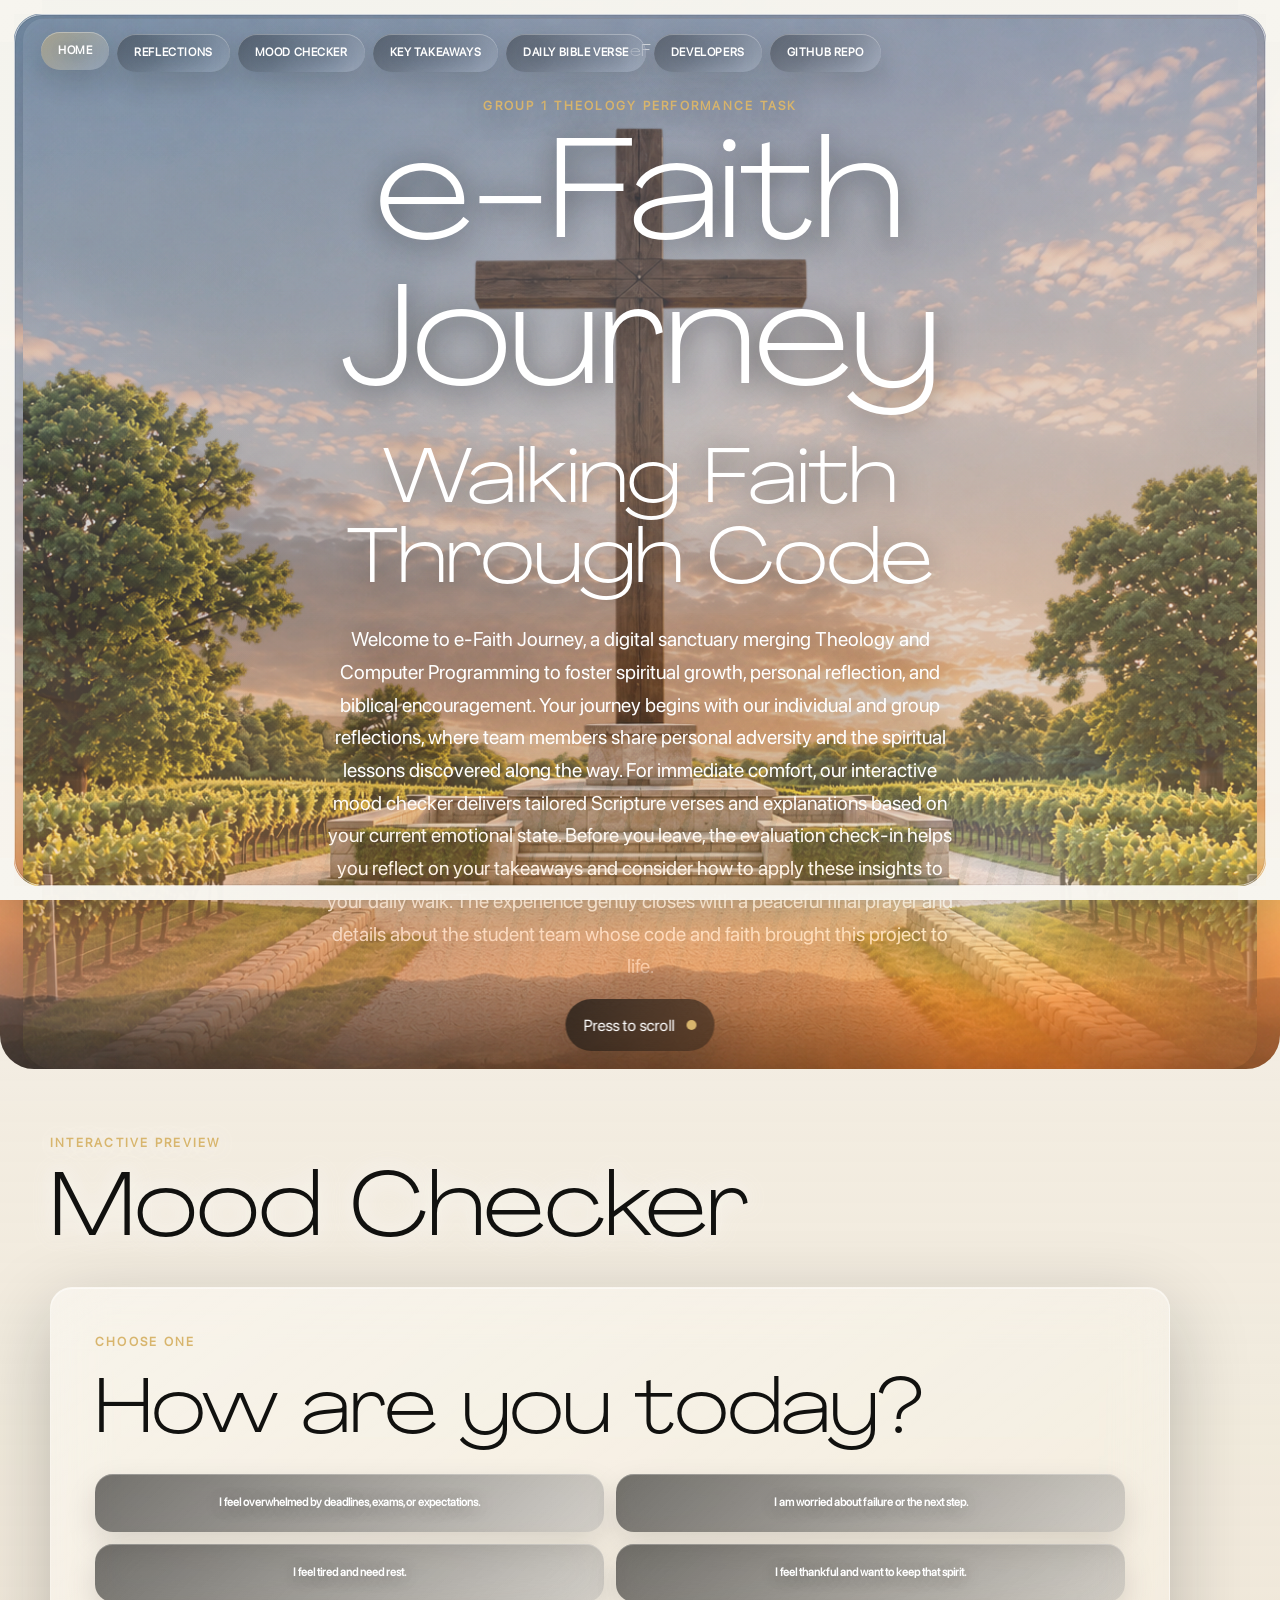
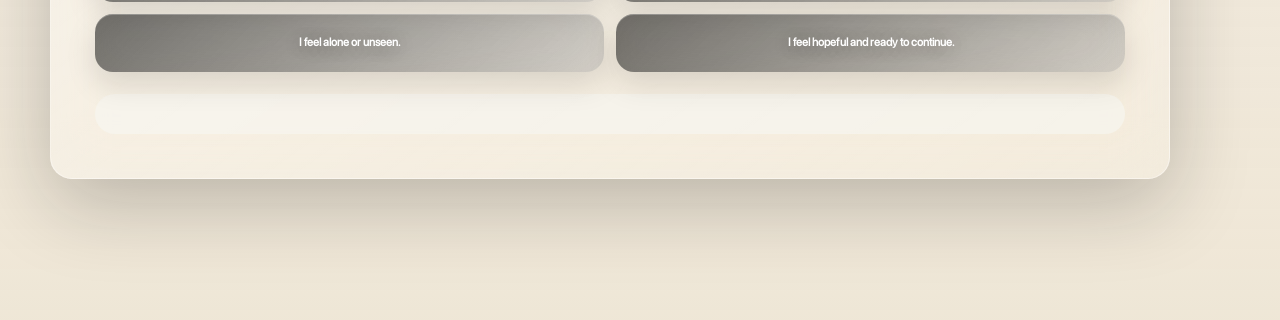
<file: index.html>
<!DOCTYPE html>
<html lang="en">
<head>
    <meta charset="UTF-8">
    <meta name="viewport" content="width=device-width, initial-scale=1.0">
    <title>e-Faith Journey | Home</title>
    <link rel="stylesheet" href="src/css/base.css?v=20260903ae">
    <link rel="stylesheet" href="src/css/components.css?v=20260903ae">
    <link rel="stylesheet" href="src/css/pages.css?v=20260903ae">
</head>
<body data-page="home">
    <div class="page-transition" aria-hidden="true"></div>

    <main>
        <section class="hero home-hero" id="top">
            <div class="hero-card-shell">
                <div class="hero-chrome">
                    <button class="menu-toggle" type="button" aria-label="Open navigation" aria-controls="site-menu" aria-expanded="false">
                        <span></span>
                        <span></span>
                        <span></span>
                    </button>
                    <nav class="toc glass-stack" id="site-menu" data-site-menu aria-label="Table of contents">
                        <a href="index.html" aria-current="page">HOME</a>
                        <a href="reflections.html">REFLECTIONS</a>
                        <a href="mood-checker.html">MOOD CHECKER</a>
                        <a href="key-takeaways.html">KEY TAKEAWAYS</a>
                        <a href="daily-verse.html">DAILY BIBLE VERSE</a>
                        <a href="developers.html">DEVELOPERS</a>
                        <a href="https://github.com/sebidc/efaith-journey" target="_blank" rel="noopener">GITHUB REPO</a>
                    </nav>
                    <span class="hero-monogram" aria-hidden="true">eF</span>
                </div>
                <div class="hero-scene">
                    <img class="hero-cross" src="assets/images/vineyard-cross.jpg" alt="" aria-hidden="true">
                    <div class="hero-scene-copy">
                        <p class="kicker">Group 1 Theology Performance Task</p>
                        <div data-md="content/home.md" data-md-select="title"></div>
                        <div class="hero-copy" data-md="content/home.md" data-md-select="intro"></div>
                    </div>
                </div>
            </div>
            <a class="scroll-indicator" href="#mood-preview" aria-label="Scroll to Mood Checker preview">
                <span>Press to scroll</span>
                <span class="scroll-dot" aria-hidden="true"></span>
            </a>
        </section>

        <section class="section-grid" id="mood-preview">
            <div class="section-heading">
                <p class="kicker">Interactive Preview</p>
                <h2>Mood Checker</h2>
            </div>
            <div class="glass-panel wide">
                <div class="mood-shell compact" data-mood-preview></div>
            </div>
        </section>
    </main>

    <script src="src/js/content.js?v=20260903ae"></script>
    <script src="src/js/interactions.js?v=20260903ae"></script>
    <script src="src/js/mood.js?v=20260903ae"></script>
</body>
</html>
</file>
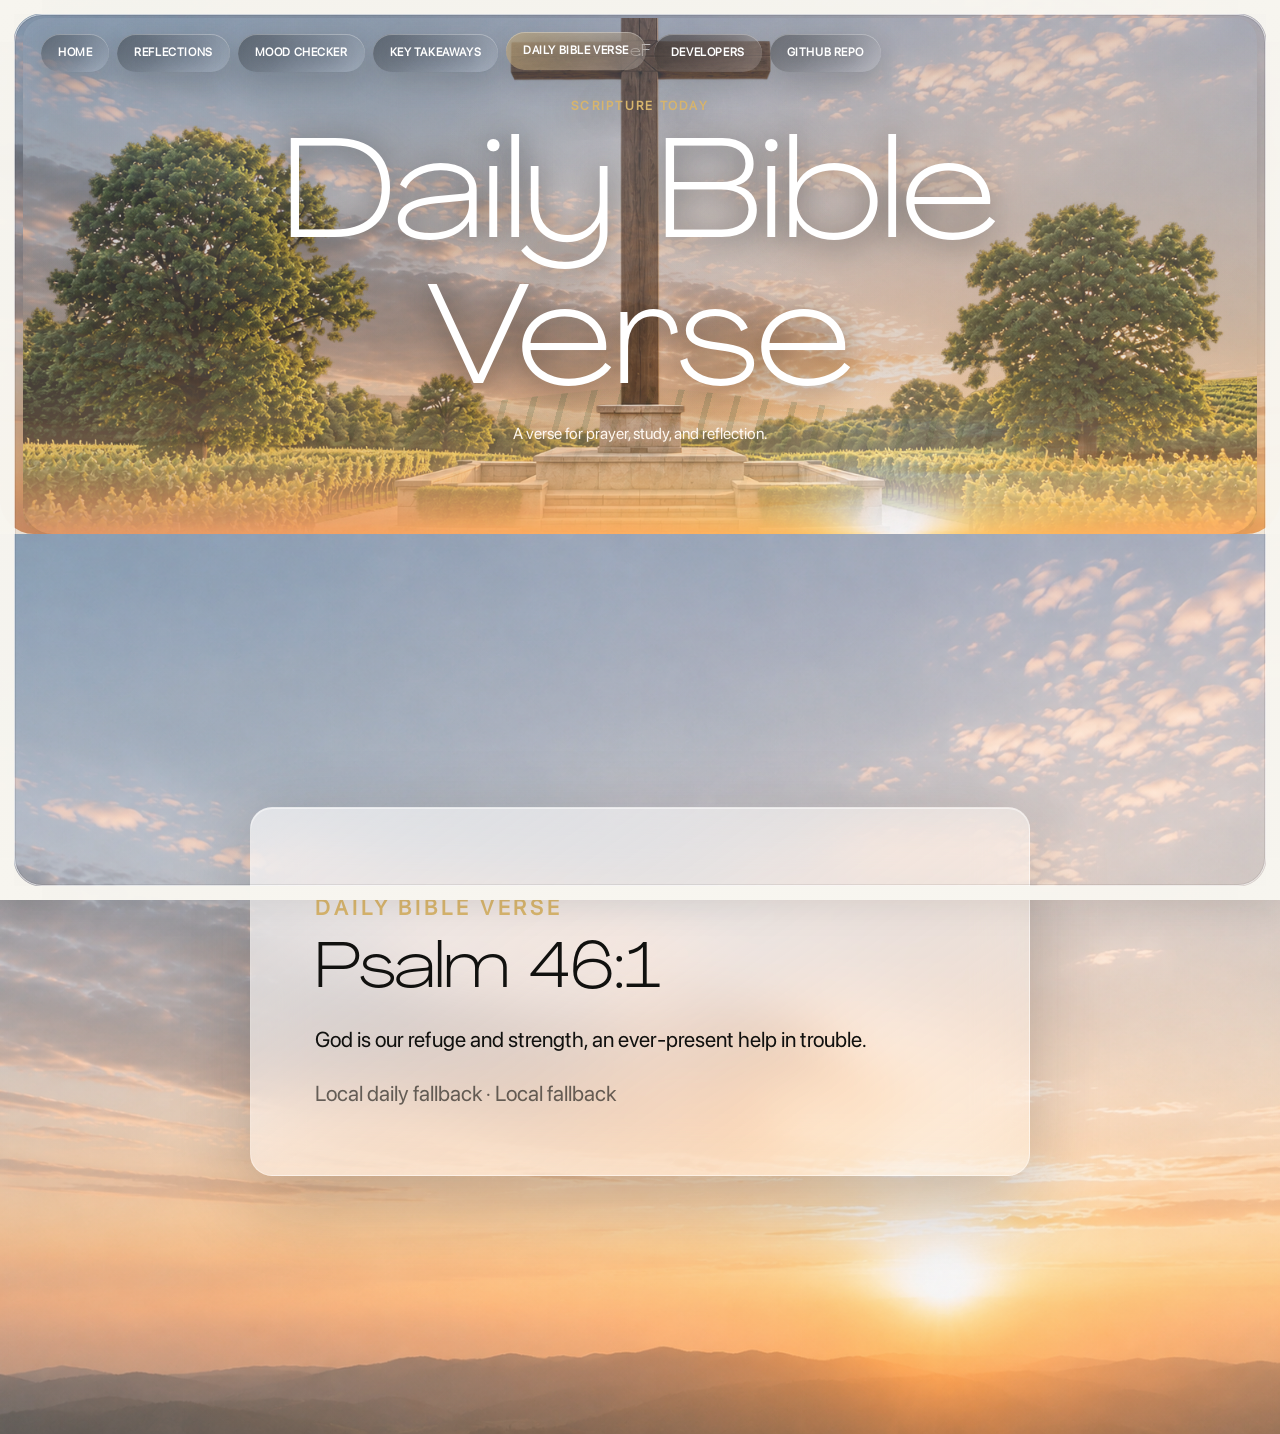
<file: daily-verse.html>
<!DOCTYPE html>
<html lang="en">
<head>
    <meta charset="UTF-8">
    <meta name="viewport" content="width=device-width, initial-scale=1.0">
    <title>e-Faith Journey | Daily Bible Verse</title>
    <link rel="stylesheet" href="src/css/base.css?v=20260903ae">
    <link rel="stylesheet" href="src/css/components.css?v=20260903ae">
    <link rel="stylesheet" href="src/css/pages.css?v=20260903ae">
</head>
<body data-page="verse">
    <div class="page-transition" aria-hidden="true"></div>

    <main>
        <section class="hero home-hero shared-header">
            <div class="hero-card-shell">
                <div class="hero-chrome">
                    <button class="menu-toggle" type="button" aria-label="Open navigation" aria-controls="site-menu" aria-expanded="false">
                        <span></span>
                        <span></span>
                        <span></span>
                    </button>
                    <nav class="toc glass-stack" id="site-menu" data-site-menu aria-label="Table of contents">
                        <a href="index.html">HOME</a>
                        <a href="reflections.html">REFLECTIONS</a>
                        <a href="mood-checker.html">MOOD CHECKER</a>
                        <a href="key-takeaways.html">KEY TAKEAWAYS</a>
                        <a href="daily-verse.html" aria-current="page">DAILY BIBLE VERSE</a>
                        <a href="developers.html">DEVELOPERS</a>
                        <a href="https://github.com/sebidc/efaith-journey" target="_blank" rel="noopener">GITHUB REPO</a>
                    </nav>
                    <span class="hero-monogram" aria-hidden="true">eF</span>
                </div>
                <div class="hero-scene">
                    <img class="hero-cross" src="assets/images/vineyard-cross.jpg" alt="" aria-hidden="true">
                    <div class="hero-scene-copy">
                        <p class="kicker">Scripture Today</p>
                        <h1>Daily Bible Verse</h1>
                        <p>A verse for prayer, study, and reflection.</p>
                    </div>
                </div>
            </div>
        </section>
        <section class="verse-hero">
            <div class="verse-card glass-panel" data-daily-verse>
                <p class="kicker">Daily Bible Verse</p>
                <h1>Loading today's verse...</h1>
                <p>Preparing a verse for reflection.</p>
            </div>
        </section>
    </main>

    <script src="src/js/content.js?v=20260903ae"></script>
    <script src="src/js/interactions.js?v=20260903ae"></script>
    <script src="src/js/daily-verse.js?v=20260903ae"></script>
</body>
</html>
</file>
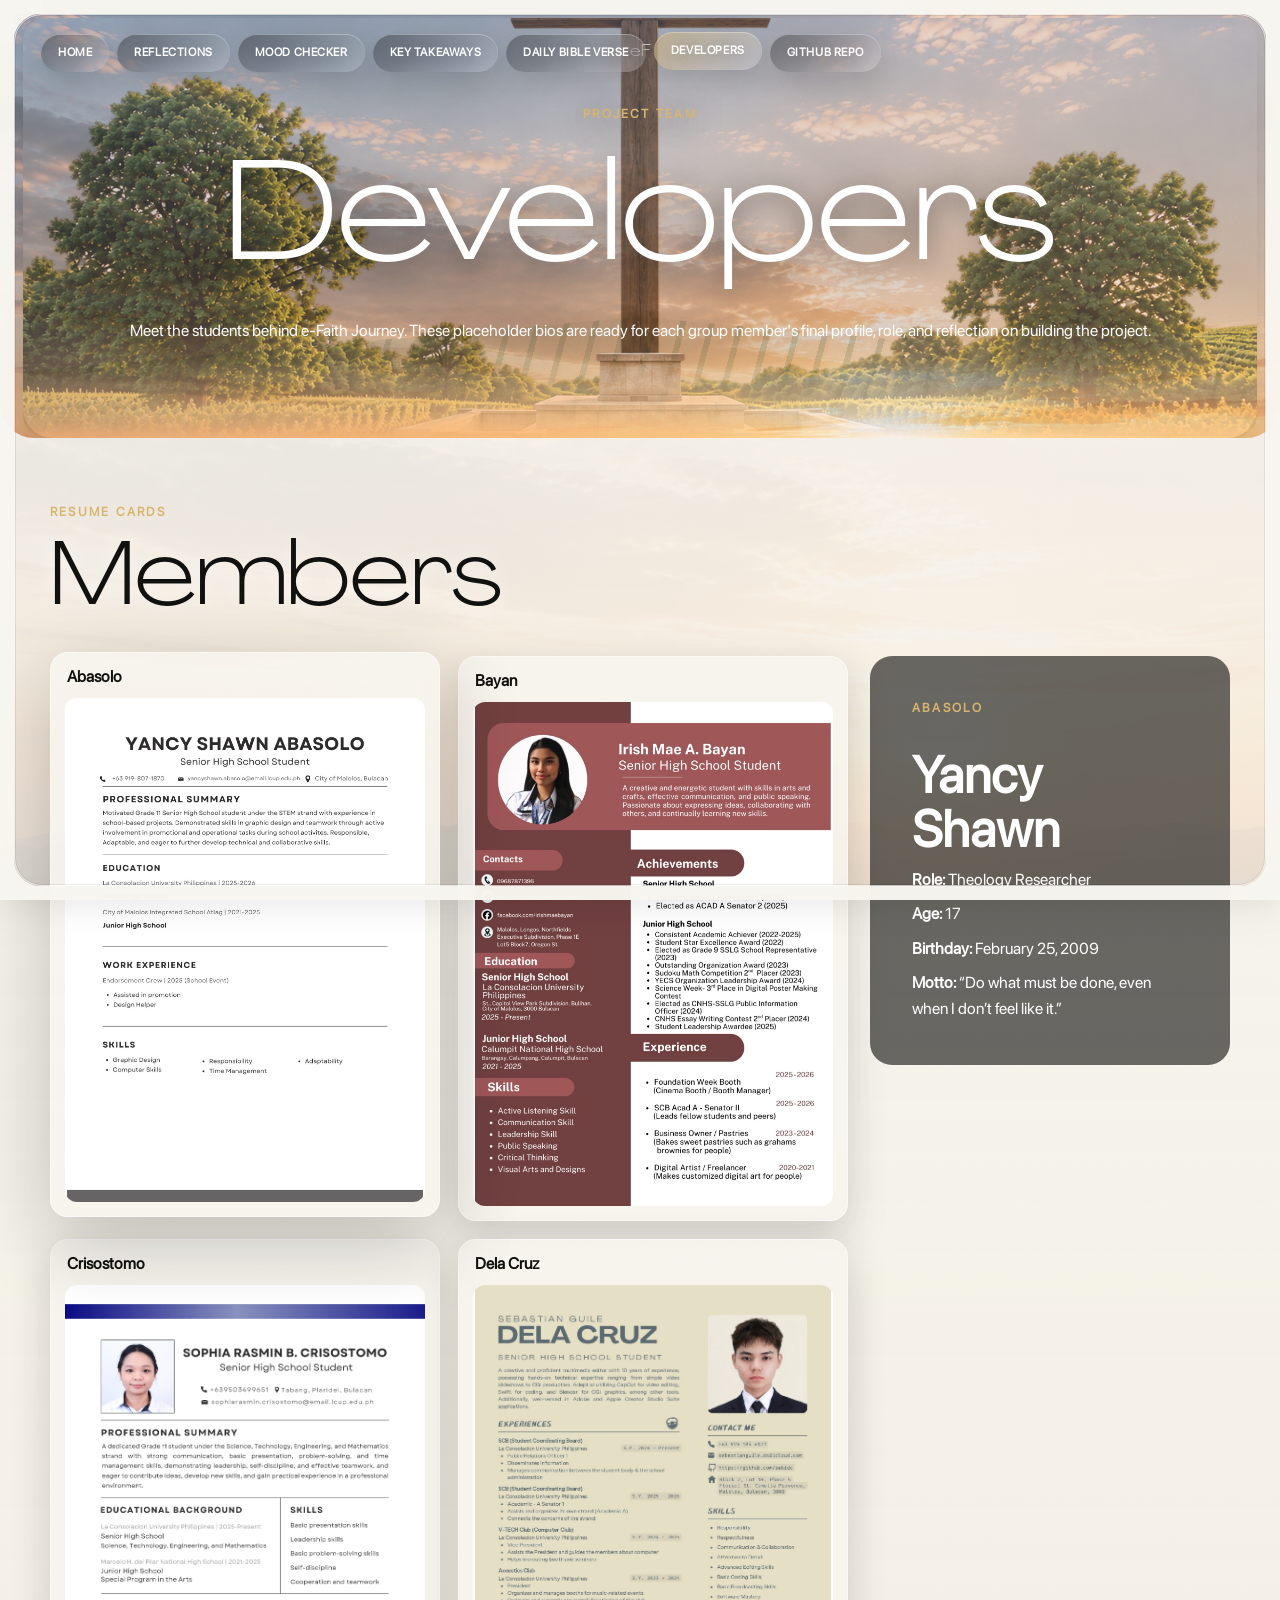
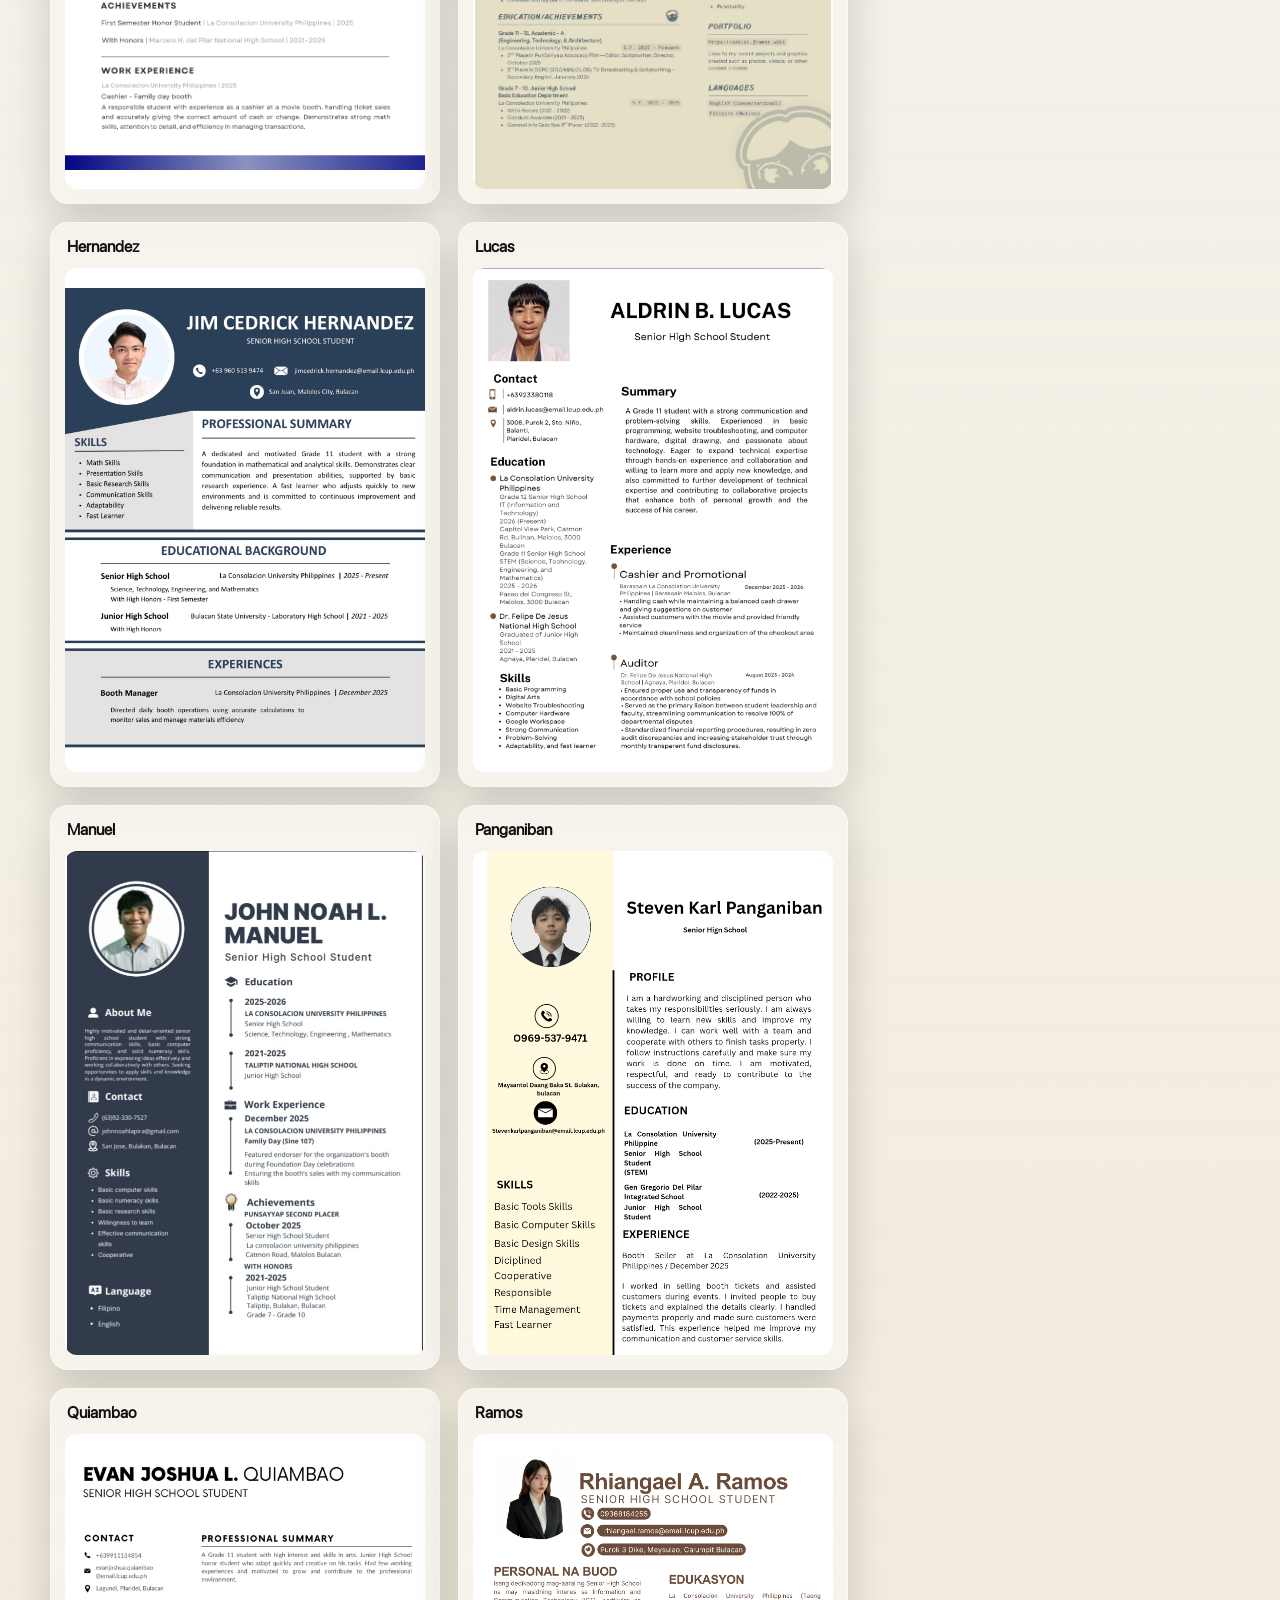
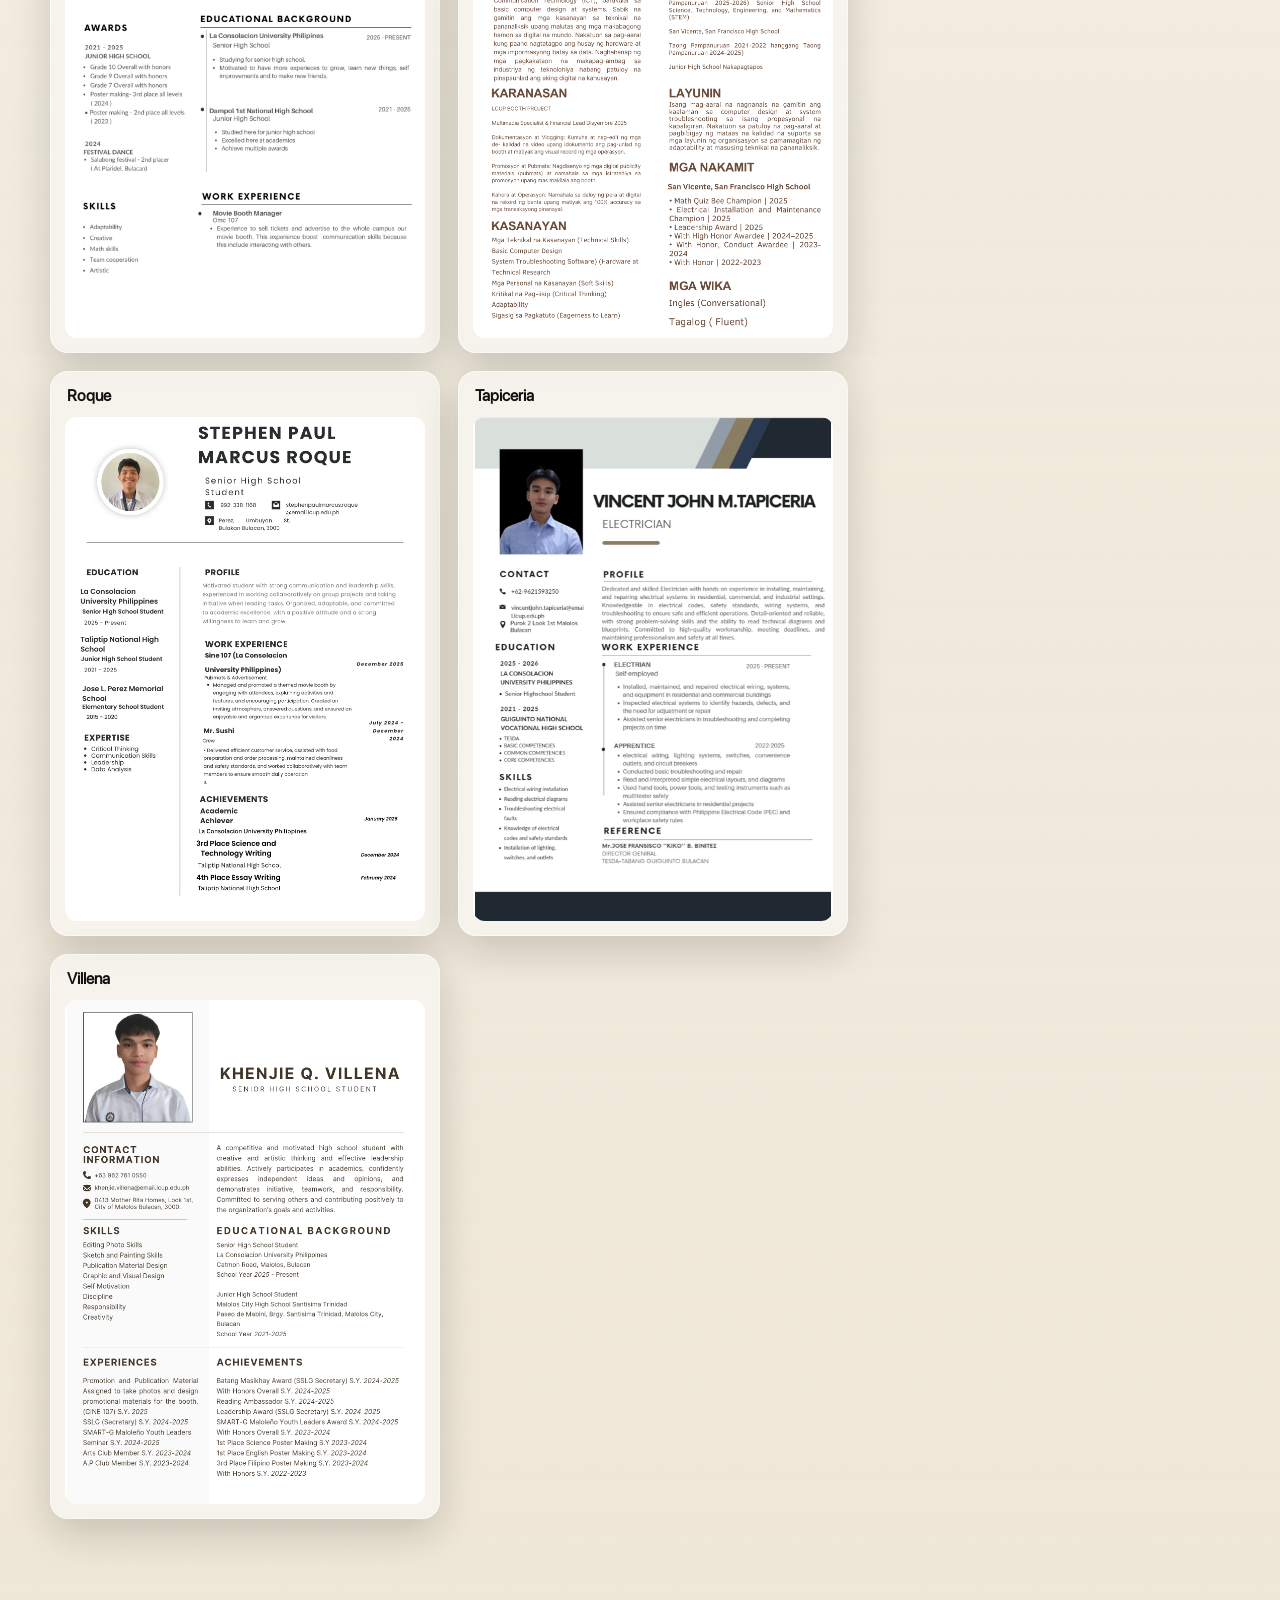
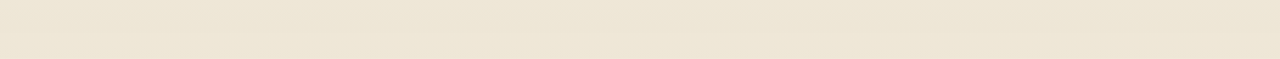
<file: developers.html>
<!DOCTYPE html>
<html lang="en">
<head>
    <meta charset="UTF-8">
    <meta name="viewport" content="width=device-width, initial-scale=1.0">
    <title>e-Faith Journey | Developers</title>
    <link rel="stylesheet" href="src/css/base.css?v=20260903ae">
    <link rel="stylesheet" href="src/css/components.css?v=20260903ae">
    <link rel="stylesheet" href="src/css/pages.css?v=20260903ae">
</head>
<body data-page="developers">
    <div class="page-transition" aria-hidden="true"></div>

    <main>
        <section class="hero home-hero shared-header">
            <div class="hero-card-shell">
                <div class="hero-chrome">
                    <button class="menu-toggle" type="button" aria-label="Open navigation" aria-controls="site-menu" aria-expanded="false">
                        <span></span>
                        <span></span>
                        <span></span>
                    </button>
                    <nav class="toc glass-stack" id="site-menu" data-site-menu aria-label="Table of contents">
                        <a href="index.html">HOME</a>
                        <a href="reflections.html">REFLECTIONS</a>
                        <a href="mood-checker.html">MOOD CHECKER</a>
                        <a href="key-takeaways.html">KEY TAKEAWAYS</a>
                        <a href="daily-verse.html">DAILY BIBLE VERSE</a>
                        <a href="developers.html" aria-current="page">DEVELOPERS</a>
                        <a href="https://github.com/sebidc/efaith-journey" target="_blank" rel="noopener">GITHUB REPO</a>
                    </nav>
                    <span class="hero-monogram" aria-hidden="true">eF</span>
                </div>
                <div class="hero-scene">
                    <img class="hero-cross" src="assets/images/vineyard-cross.jpg" alt="" aria-hidden="true">
                    <div class="hero-scene-copy">
                        <p class="kicker">Project Team</p>
                        <div data-md="content/developers/INTRO.md"></div>
                    </div>
                </div>
            </div>
        </section>

        <section class="section-grid developers-board">
            <div class="section-heading">
                <p class="kicker">Resume Cards</p>
                <h2>Members</h2>
            </div>
            <div class="developer-console">
                <div class="resume-grid" data-developer-grid></div>
                <aside class="resume-detail developer-detail" data-resume-dock>
                    <p class="kicker">Select a Resume</p>
                    <h2>Developer Details</h2>
                    <p>Choose a resume thumbnail to reveal the developer profile and role.</p>
                </aside>
            </div>
        </section>
    </main>

    <script src="src/js/content.js?v=20260903ae"></script>
    <script src="src/js/interactions.js?v=20260903ae"></script>
    <script src="src/js/developers.js?v=20260903ae"></script>
</body>
</html>
</file>
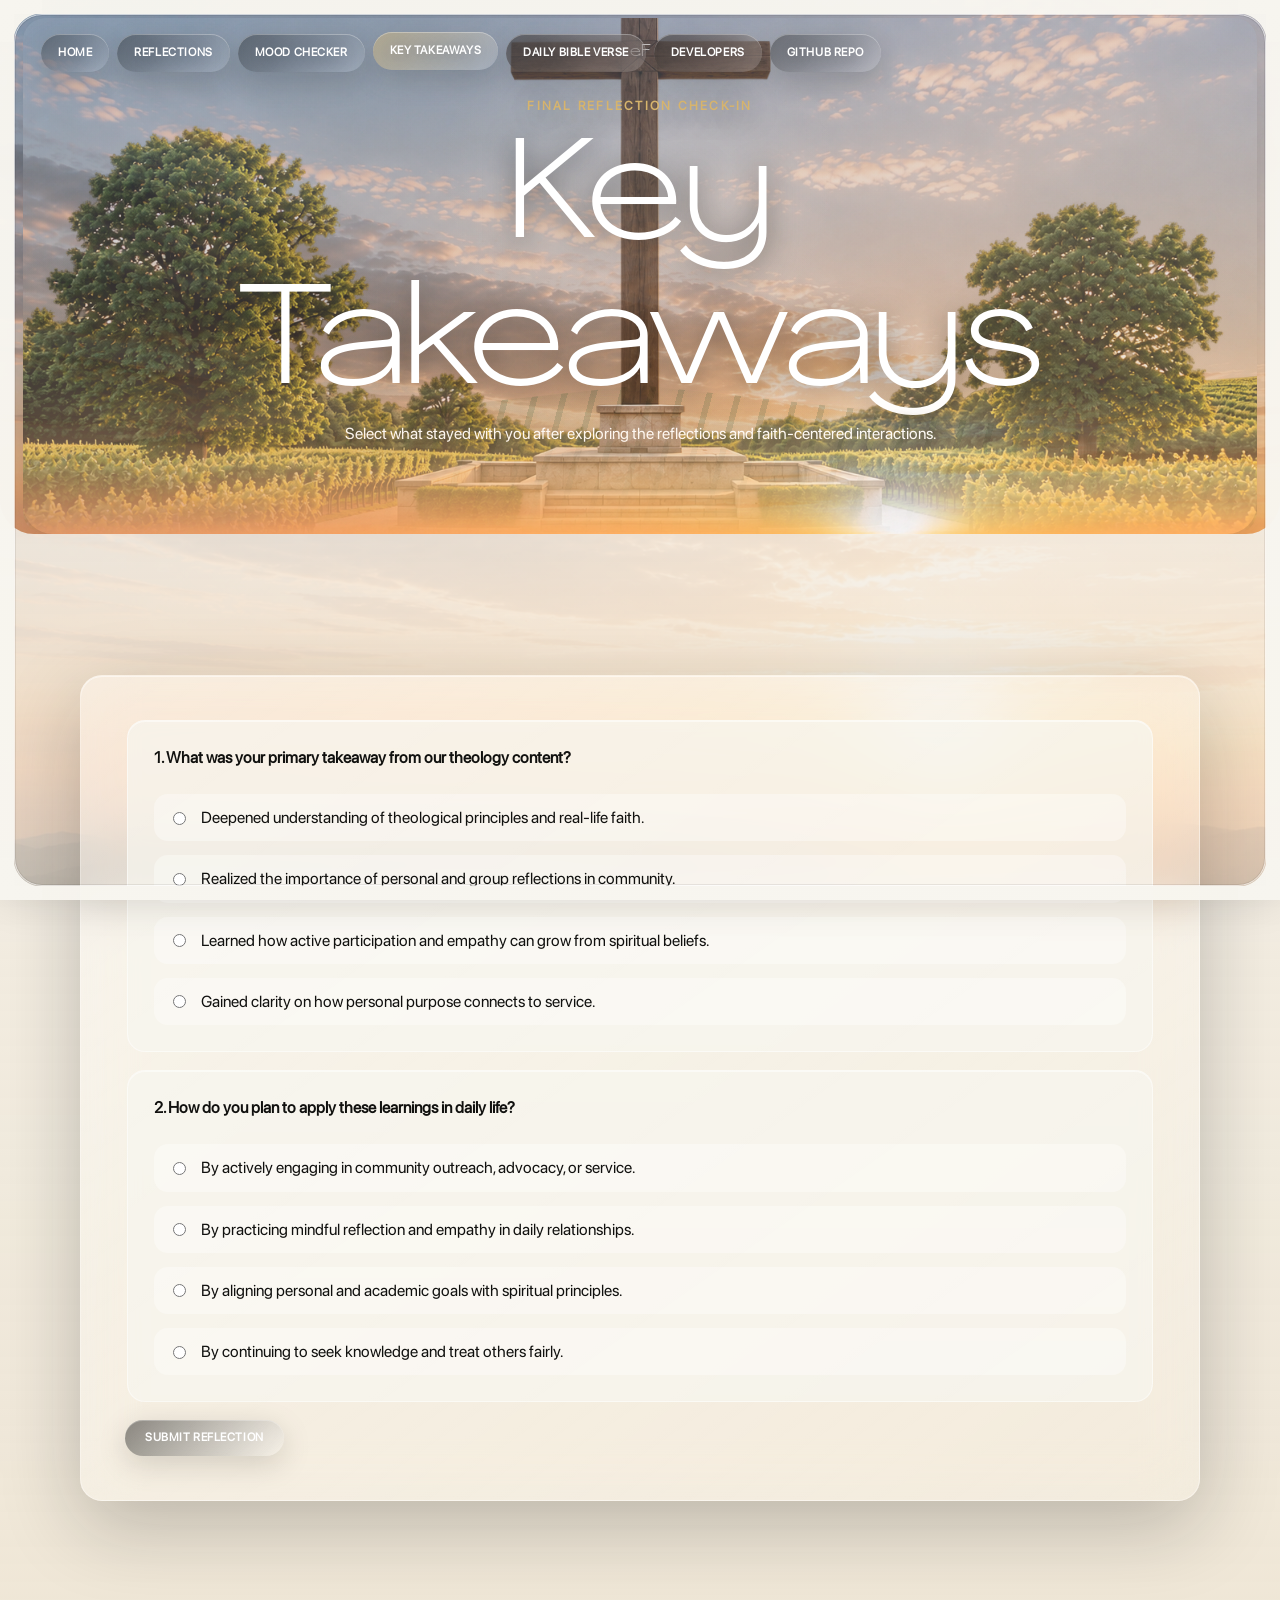
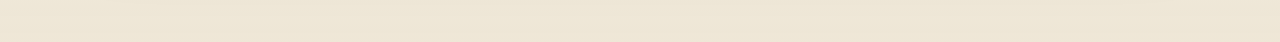
<file: key-takeaways.html>
<!DOCTYPE html>
<html lang="en">
<head>
    <meta charset="UTF-8">
    <meta name="viewport" content="width=device-width, initial-scale=1.0">
    <title>e-Faith Journey | Key Takeaways</title>
    <link rel="stylesheet" href="src/css/base.css?v=20260903ae">
    <link rel="stylesheet" href="src/css/components.css?v=20260903ae">
    <link rel="stylesheet" href="src/css/pages.css?v=20260903ae">
</head>
<body data-page="takeaways">
    <div class="page-transition" aria-hidden="true"></div>

    <main>
        <section class="hero home-hero shared-header">
            <div class="hero-card-shell">
                <div class="hero-chrome">
                    <button class="menu-toggle" type="button" aria-label="Open navigation" aria-controls="site-menu" aria-expanded="false">
                        <span></span>
                        <span></span>
                        <span></span>
                    </button>
                    <nav class="toc glass-stack" id="site-menu" data-site-menu aria-label="Table of contents">
                        <a href="index.html">HOME</a>
                        <a href="reflections.html">REFLECTIONS</a>
                        <a href="mood-checker.html">MOOD CHECKER</a>
                        <a href="key-takeaways.html" aria-current="page">KEY TAKEAWAYS</a>
                        <a href="daily-verse.html">DAILY BIBLE VERSE</a>
                        <a href="developers.html">DEVELOPERS</a>
                        <a href="https://github.com/sebidc/efaith-journey" target="_blank" rel="noopener">GITHUB REPO</a>
                    </nav>
                    <span class="hero-monogram" aria-hidden="true">eF</span>
                </div>
                <div class="hero-scene">
                    <img class="hero-cross" src="assets/images/vineyard-cross.jpg" alt="" aria-hidden="true">
                    <div class="hero-scene-copy">
                        <p class="kicker">Final Reflection Check-In</p>
                        <h1>Key Takeaways</h1>
                        <p>Select what stayed with you after exploring the reflections and faith-centered interactions.</p>
                    </div>
                </div>
            </div>
        </section>
        <section class="section-grid">
            <div class="glass-panel wide">
                <form class="takeaway-form" data-takeaway-form></form>
                <div class="takeaway-result" data-takeaway-result hidden></div>
            </div>
        </section>
    </main>

    <script src="src/js/content.js?v=20260903ae"></script>
    <script src="src/js/interactions.js?v=20260903ae"></script>
    <script src="src/js/takeaways.js?v=20260903ae"></script>
</body>
</html>
</file>
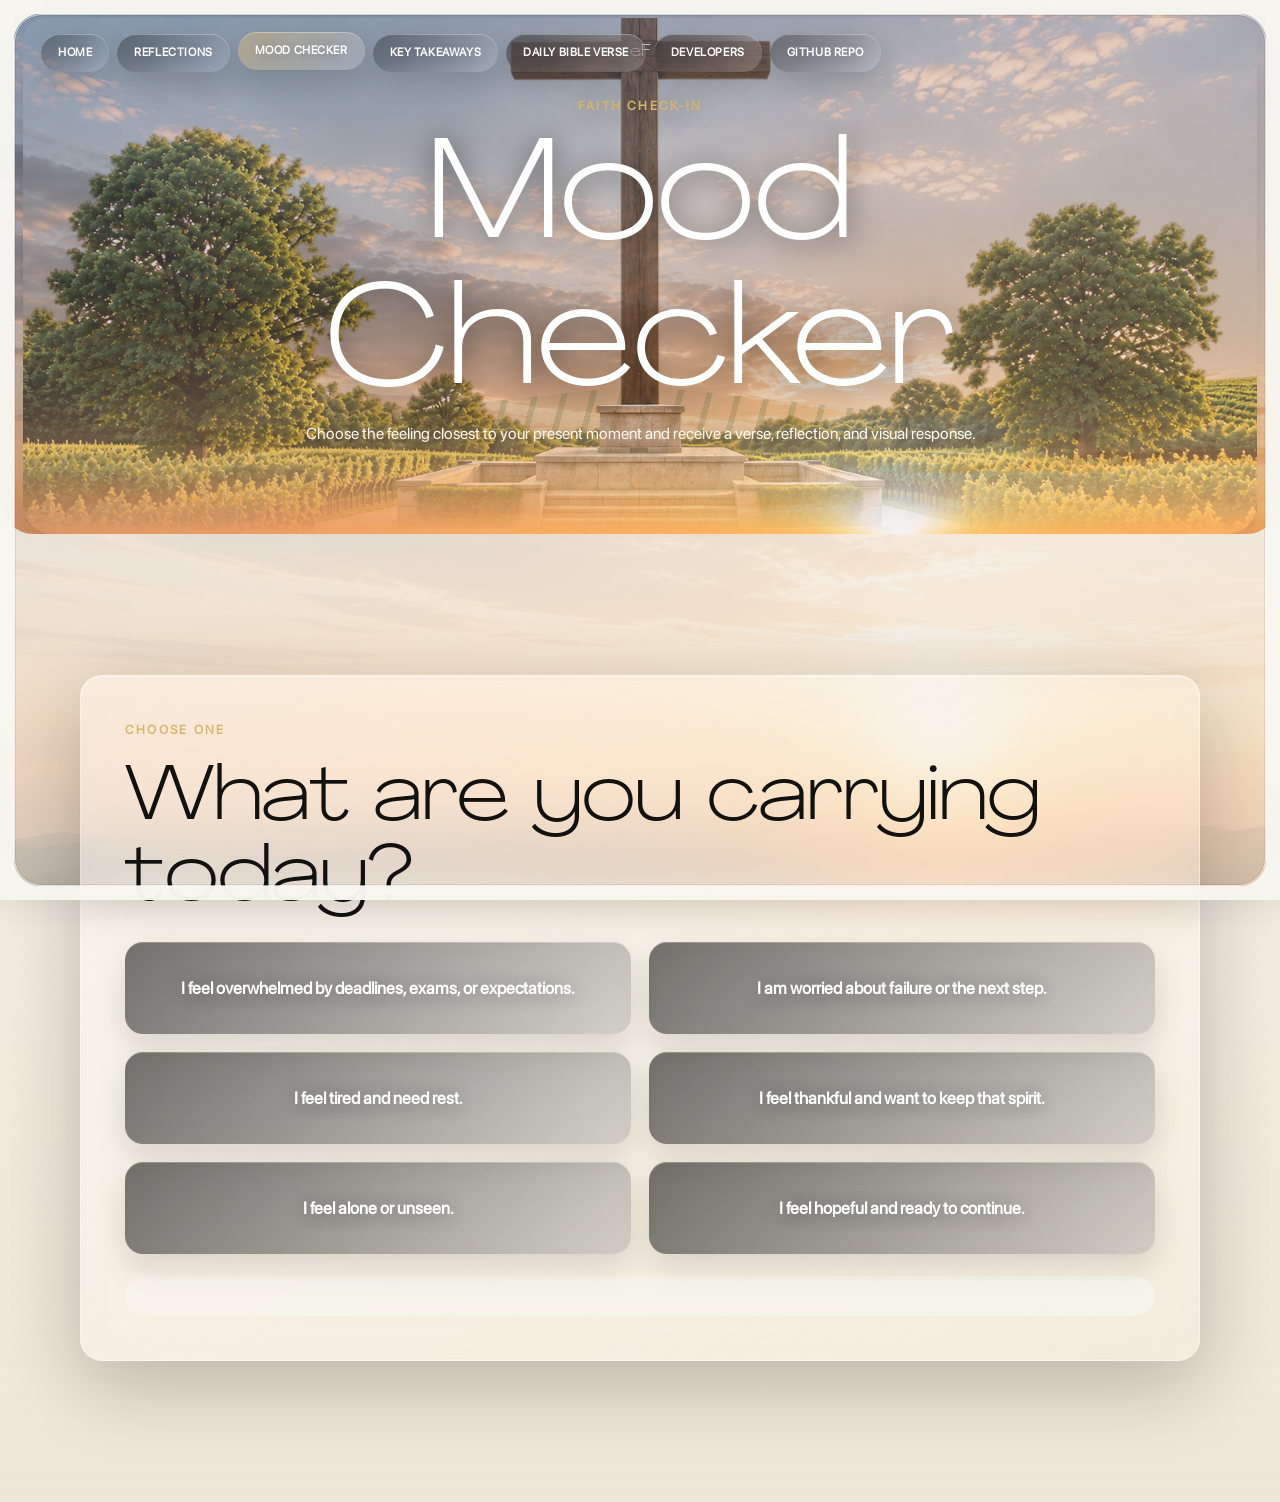
<file: mood-checker.html>
<!DOCTYPE html>
<html lang="en">
<head>
    <meta charset="UTF-8">
    <meta name="viewport" content="width=device-width, initial-scale=1.0">
    <title>e-Faith Journey | Mood Checker</title>
    <link rel="stylesheet" href="src/css/base.css?v=20260903ae">
    <link rel="stylesheet" href="src/css/components.css?v=20260903ae">
    <link rel="stylesheet" href="src/css/pages.css?v=20260903ae">
</head>
<body data-page="mood">
    <div class="page-transition" aria-hidden="true"></div>

    <main>
        <section class="hero home-hero shared-header">
            <div class="hero-card-shell">
                <div class="hero-chrome">
                    <button class="menu-toggle" type="button" aria-label="Open navigation" aria-controls="site-menu" aria-expanded="false">
                        <span></span>
                        <span></span>
                        <span></span>
                    </button>
                    <nav class="toc glass-stack" id="site-menu" data-site-menu aria-label="Table of contents">
                        <a href="index.html">HOME</a>
                        <a href="reflections.html">REFLECTIONS</a>
                        <a href="mood-checker.html" aria-current="page">MOOD CHECKER</a>
                        <a href="key-takeaways.html">KEY TAKEAWAYS</a>
                        <a href="daily-verse.html">DAILY BIBLE VERSE</a>
                        <a href="developers.html">DEVELOPERS</a>
                        <a href="https://github.com/sebidc/efaith-journey" target="_blank" rel="noopener">GITHUB REPO</a>
                    </nav>
                    <span class="hero-monogram" aria-hidden="true">eF</span>
                </div>
                <div class="hero-scene">
                    <img class="hero-cross" src="assets/images/vineyard-cross.jpg" alt="" aria-hidden="true">
                    <div class="hero-scene-copy">
                        <p class="kicker">Faith Check-In</p>
                        <h1>Mood Checker</h1>
                        <p>Choose the feeling closest to your present moment and receive a verse, reflection, and visual response.</p>
                    </div>
                </div>
            </div>
        </section>
        <section class="section-grid">
            <div class="glass-panel wide">
                <div class="mood-shell" data-mood-app></div>
            </div>
        </section>
    </main>

    <script src="src/js/content.js?v=20260903ae"></script>
    <script src="src/js/interactions.js?v=20260903ae"></script>
    <script src="src/js/mood.js?v=20260903ae"></script>
</body>
</html>
</file>
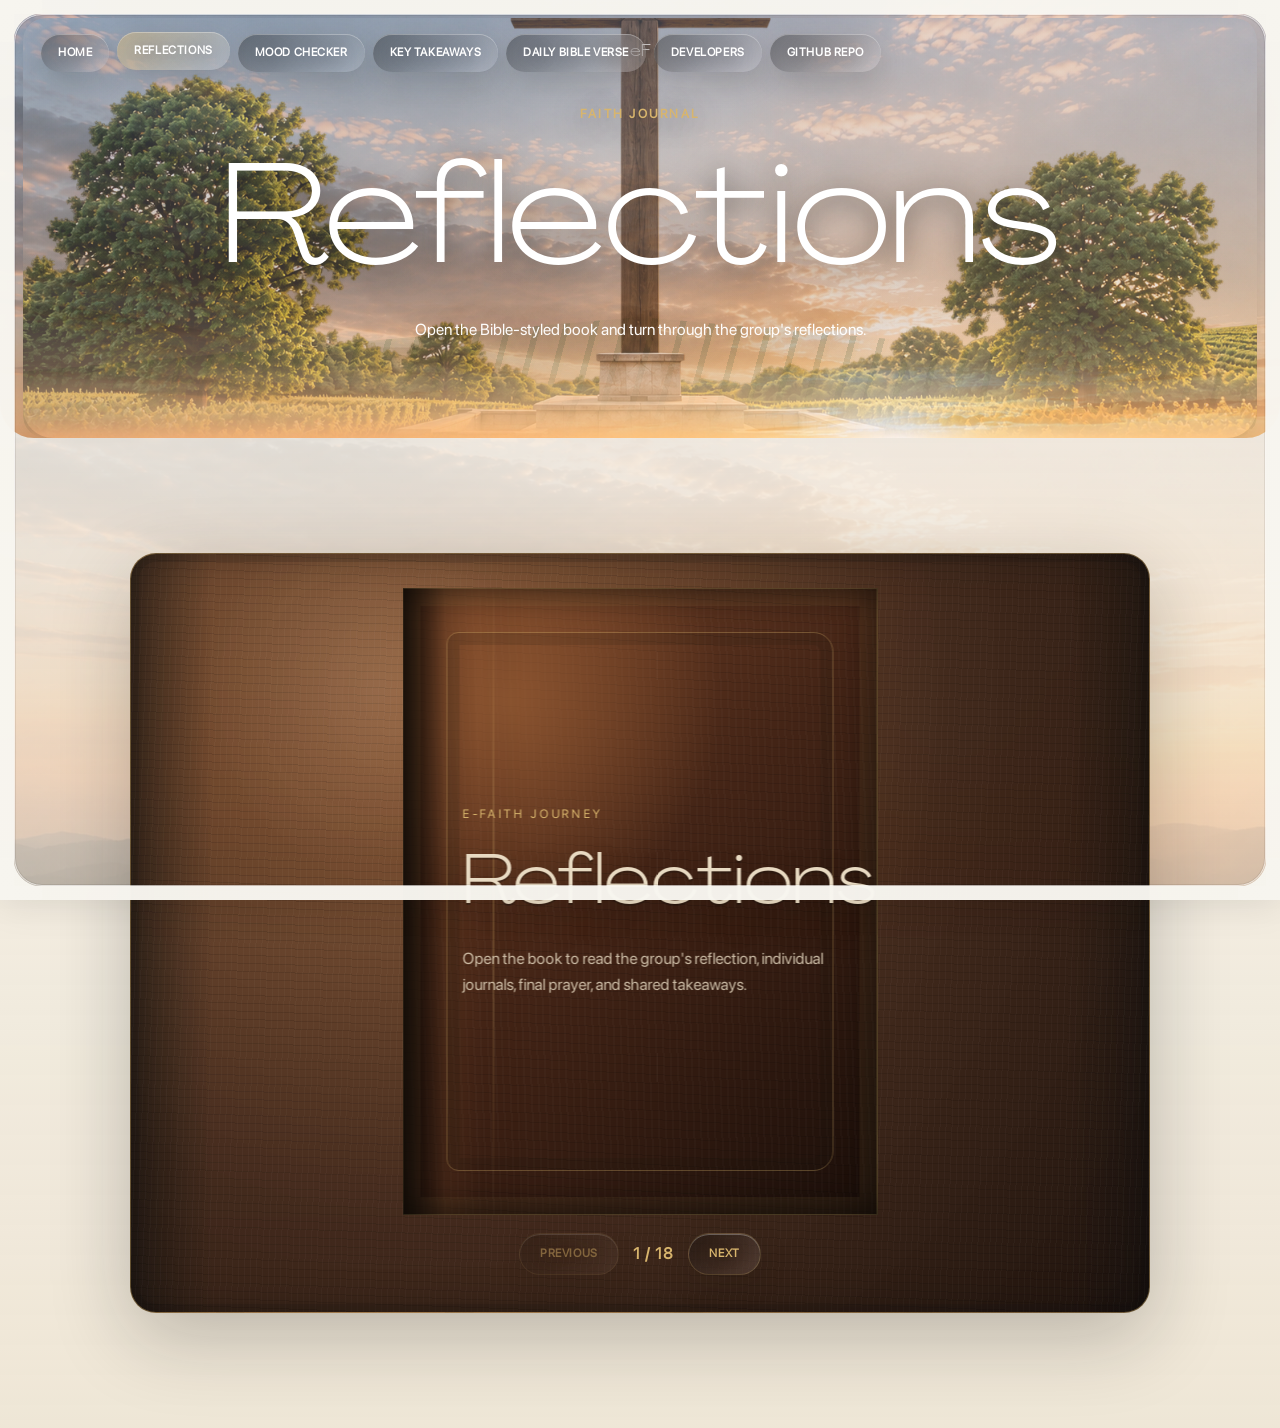
<file: reflections.html>
<!DOCTYPE html>
<html lang="en">
<head>
    <meta charset="UTF-8">
    <meta name="viewport" content="width=device-width, initial-scale=1.0">
    <title>e-Faith Journey | Reflections</title>
    <link rel="stylesheet" href="src/css/base.css?v=20260903ae">
    <link rel="stylesheet" href="src/css/components.css?v=20260903ae">
    <link rel="stylesheet" href="src/css/pages.css?v=20260903ae">
</head>
<body data-page="reflections">
    <div class="page-transition" aria-hidden="true"></div>

    <main>
        <section class="hero home-hero shared-header">
            <div class="hero-card-shell">
                <div class="hero-chrome">
                    <button class="menu-toggle" type="button" aria-label="Open navigation" aria-controls="site-menu" aria-expanded="false">
                        <span></span>
                        <span></span>
                        <span></span>
                    </button>
                    <nav class="toc glass-stack" id="site-menu" data-site-menu aria-label="Table of contents">
                        <a href="index.html">HOME</a>
                        <a href="reflections.html" aria-current="page">REFLECTIONS</a>
                        <a href="mood-checker.html">MOOD CHECKER</a>
                        <a href="key-takeaways.html">KEY TAKEAWAYS</a>
                        <a href="daily-verse.html">DAILY BIBLE VERSE</a>
                        <a href="developers.html">DEVELOPERS</a>
                        <a href="https://github.com/sebidc/efaith-journey" target="_blank" rel="noopener">GITHUB REPO</a>
                    </nav>
                    <span class="hero-monogram" aria-hidden="true">eF</span>
                </div>
                <div class="hero-scene">
                    <img class="hero-cross" src="assets/images/vineyard-cross.jpg" alt="" aria-hidden="true">
                    <div class="hero-scene-copy">
                        <p class="kicker">Faith Journal</p>
                        <h1>Reflections</h1>
                        <p>Open the Bible-styled book and turn through the group's reflections.</p>
                    </div>
                </div>
            </div>
        </section>
    </main>

    <main class="book-page">
        <section class="book-stage" aria-label="Reflection book">
            <div class="book-reader glass-panel">
                <div class="flip-book" data-flip-book>
                    <p class="loading-copy" data-book-loading>Opening the book...</p>
                </div>
                <div class="book-controls">
                    <button class="glass-button" type="button" data-book-prev>Previous</button>
                    <span data-book-count>1 / 1</span>
                    <button class="glass-button" type="button" data-book-next>Next</button>
                </div>
            </div>
        </section>
    </main>

    <script src="src/vendor/page-flip/page-flip.browser.min.js?v=20260903ae"></script>
    <script src="src/js/content.js?v=20260903ae"></script>
    <script src="src/js/interactions.js?v=20260903ae"></script>
    <script src="src/js/reflections.js?v=20260903ae"></script>
</body>
</html>
</file>
<file: src/css/base.css>
@font-face {
    font-family: "Agrandir Wide";
    src: url("../../assets/fonts/Agrandir-WideLight.otf") format("opentype");
    font-weight: 300;
    font-style: normal;
    font-display: swap;
}

@font-face {
    font-family: "SF Pro Local";
    src: url("../../assets/fonts/SF-Pro-Display-Regular.otf") format("opentype");
    font-weight: 400;
    font-style: normal;
    font-display: swap;
}

:root {
    --ink: #11110f;
    --pearl: #f7f5ef;
    --vine: #586b45;
    --olive: #26321f;
    --gold: #d8b56d;
    --sand: #e8dac2;
    --blue: #0071e3;
    --white-glass: rgba(255, 255, 255, 0.18);
    --dark-glass: rgba(17, 17, 15, 0.52);
    --line-light: rgba(255, 255, 255, 0.34);
    --line-dark: rgba(17, 17, 15, 0.14);
    --shadow-soft: 0 24px 80px rgba(17, 17, 15, 0.24);
    --shadow-tight: 0 14px 40px rgba(17, 17, 15, 0.18);
    --radius: 22px;
    --radius-small: 8px;
    --display: "Agrandir Wide", "SF Pro Local", -apple-system, BlinkMacSystemFont, "Segoe UI", sans-serif;
    --body: "SF Pro Local", -apple-system, BlinkMacSystemFont, "Segoe UI", sans-serif;
}

* {
    box-sizing: border-box;
}

html {
    color: var(--ink);
    background: var(--pearl);
    font-family: var(--body);
    scroll-behavior: smooth;
    text-size-adjust: 100%;
}

body {
    min-height: 100vh;
    margin: 0;
    background:
        linear-gradient(180deg, rgba(247, 245, 239, 0.92), rgba(232, 218, 194, 0.55)),
        url("../../assets/images/dawn-sky.jpg") center top / cover fixed;
    color: var(--ink);
    overflow-x: hidden;
    opacity: 1;
    transition: opacity 320ms ease;
}

body.is-entering {
    opacity: 0;
}

body::before {
    content: "";
    position: fixed;
    inset: 0;
    z-index: -1;
    background:
        radial-gradient(circle at 20% 14%, rgba(216, 181, 109, 0.2), transparent 34%),
        linear-gradient(135deg, rgba(38, 50, 31, 0.72), rgba(247, 245, 239, 0.28) 42%, rgba(216, 181, 109, 0.22));
}

.site-frame {
    --frame-size: 14px;
    --frame-radius: 28px;
    --frame-fill: rgba(247, 245, 239, 0.98);
    position: fixed;
    inset: 0;
    z-index: 998;
    pointer-events: none;
    border: 0;
    border-radius: 0;
    box-shadow: 0 0 38px rgba(17, 17, 15, 0.12);
}

.site-frame::before {
    content: "";
    position: absolute;
    inset: 0;
    background:
        linear-gradient(var(--frame-fill), var(--frame-fill)) top / 100% var(--frame-size) no-repeat,
        linear-gradient(var(--frame-fill), var(--frame-fill)) bottom / 100% var(--frame-size) no-repeat,
        linear-gradient(var(--frame-fill), var(--frame-fill)) left / var(--frame-size) 100% no-repeat,
        linear-gradient(var(--frame-fill), var(--frame-fill)) right / var(--frame-size) 100% no-repeat,
        radial-gradient(circle at calc(var(--frame-size) + var(--frame-radius)) calc(var(--frame-size) + var(--frame-radius)), transparent 0 var(--frame-radius), var(--frame-fill) calc(var(--frame-radius) + 1px)) top left / calc(var(--frame-size) + var(--frame-radius)) calc(var(--frame-size) + var(--frame-radius)) no-repeat,
        radial-gradient(circle at calc(100% - var(--frame-size) - var(--frame-radius)) calc(var(--frame-size) + var(--frame-radius)), transparent 0 var(--frame-radius), var(--frame-fill) calc(var(--frame-radius) + 1px)) top right / calc(var(--frame-size) + var(--frame-radius)) calc(var(--frame-size) + var(--frame-radius)) no-repeat,
        radial-gradient(circle at calc(var(--frame-size) + var(--frame-radius)) calc(100% - var(--frame-size) - var(--frame-radius)), transparent 0 var(--frame-radius), var(--frame-fill) calc(var(--frame-radius) + 1px)) bottom left / calc(var(--frame-size) + var(--frame-radius)) calc(var(--frame-size) + var(--frame-radius)) no-repeat,
        radial-gradient(circle at calc(100% - var(--frame-size) - var(--frame-radius)) calc(100% - var(--frame-size) - var(--frame-radius)), transparent 0 var(--frame-radius), var(--frame-fill) calc(var(--frame-radius) + 1px)) bottom right / calc(var(--frame-size) + var(--frame-radius)) calc(var(--frame-size) + var(--frame-radius)) no-repeat;
}

.site-frame::after {
    content: "";
    position: absolute;
    inset: var(--frame-size);
    border: 1px solid rgba(255, 255, 255, 0.62);
    border-radius: var(--frame-radius);
    box-shadow: inset 0 0 0 1px rgba(17, 17, 15, 0.08);
}

main {
    min-height: 100vh;
}

a {
    color: inherit;
}

img {
    display: block;
    max-width: 100%;
}

button,
input,
select,
textarea {
    font: inherit;
}

button {
    cursor: pointer;
}

::selection {
    background: rgba(216, 181, 109, 0.45);
}

.page-transition {
    position: fixed;
    inset: 0;
    z-index: 999;
    pointer-events: none;
    background:
        radial-gradient(circle at 50% 50%, rgba(216, 181, 109, 0.28), transparent 34%),
        rgba(247, 245, 239, 0.74);
    opacity: 0;
    backdrop-filter: blur(0);
    -webkit-backdrop-filter: blur(0);
    transition: opacity 340ms cubic-bezier(0.22, 0.72, 0.24, 1), backdrop-filter 340ms ease, -webkit-backdrop-filter 340ms ease;
}

body.is-leaving .page-transition {
    opacity: 1;
    backdrop-filter: blur(18px);
    -webkit-backdrop-filter: blur(18px);
}

.kicker {
    margin: 0 0 12px;
    color: var(--gold);
    font-size: 0.78rem;
    font-weight: 700;
    letter-spacing: 0.18em;
    text-transform: uppercase;
}

h1,
h2,
h3 {
    margin: 0;
    line-height: 1.04;
    max-width: 100%;
    overflow-wrap: anywhere;
}

h1,
h2 {
    font-family: var(--display);
    font-weight: 300;
}

h1 {
    max-width: 900px;
    font-size: clamp(3.2rem, 12vw, 8.8rem);
}

h2 {
    font-size: clamp(2.1rem, 6vw, 5rem);
}

h3 {
    font-size: 1.2rem;
}

p {
    margin: 0;
    line-height: 1.65;
}

.markdown {
    display: grid;
    gap: 16px;
    max-width: 100%;
}

.markdown h1,
.markdown h2 {
    margin-bottom: 4px;
}

.markdown ul,
.markdown ol {
    margin: 0;
    padding-left: 1.2em;
    line-height: 1.65;
}

.markdown blockquote {
    margin: 0;
    padding: 14px 16px;
    border-left: 3px solid var(--gold);
    background: rgba(255, 255, 255, 0.32);
    border-radius: 0 var(--radius-small) var(--radius-small) 0;
}

.loading-copy {
    color: rgba(17, 17, 15, 0.62);
}

@media (prefers-reduced-motion: reduce) {
    *,
    *::before,
    *::after {
        animation-duration: 1ms !important;
        scroll-behavior: auto !important;
        transition-duration: 1ms !important;
    }
}

@media (max-width: 760px) {
    body {
        background-attachment: scroll;
    }

    h1 {
        font-size: clamp(2.7rem, 17vw, 5rem);
    }

    .site-frame {
        --frame-size: 8px;
        --frame-radius: 20px;
        box-shadow: 0 0 28px rgba(17, 17, 15, 0.12);
    }
}
</file>
<file: src/css/components.css>
.toc {
    position: static;
    z-index: 100;
    width: auto;
    transform: none;
}

.glass-stack {
    display: flex;
    flex-direction: row;
    justify-content: flex-start;
    gap: 8px;
    padding: 0;
    border-radius: 0;
    background: transparent;
    backdrop-filter: none;
    -webkit-backdrop-filter: none;
}

.glass-stack a,
.glass-button,
.option-button,
.takeaway-form button,
.repo-pill {
    display: inline-flex;
    align-items: center;
    justify-content: center;
    min-height: 36px;
    padding: 8px 16px;
    border: 0;
    border-radius: 999px;
    background: linear-gradient(135deg, rgba(17, 17, 15, 0.42), rgba(255, 255, 255, 0.1));
    color: #fff;
    text-decoration: none;
    font-size: 0.72rem;
    font-weight: 800;
    line-height: 1;
    letter-spacing: 0.05em;
    text-transform: uppercase;
    backdrop-filter: blur(22px) saturate(1.4);
    -webkit-backdrop-filter: blur(22px) saturate(1.4);
    box-shadow: 0 8px 30px rgba(17, 17, 15, 0.16), inset 0 1px 0 rgba(255, 255, 255, 0.28);
    transition: transform 220ms ease, background 220ms ease, border-color 220ms ease;
}

.glass-stack a {
    min-height: 34px;
    padding: 10px 14px;
    border-radius: 999px;
    background: linear-gradient(135deg, rgba(17, 17, 15, 0.38), rgba(255, 255, 255, 0.16));
    box-shadow: 0 10px 28px rgba(17, 17, 15, 0.16), inset 0 1px 0 rgba(255, 255, 255, 0.3);
    backdrop-filter: blur(18px) saturate(1.35);
    -webkit-backdrop-filter: blur(18px) saturate(1.35);
    text-shadow: 0 2px 18px rgba(17, 17, 15, 0.46);
    white-space: nowrap;
}

.glass-stack a:hover,
.glass-stack a[aria-current="page"],
.glass-button:hover,
.option-button:hover,
.option-button[aria-pressed="true"],
.repo-pill:hover {
    transform: translateY(-2px);
    background: linear-gradient(135deg, rgba(216, 181, 109, 0.42), rgba(255, 255, 255, 0.14));
}

.glass-stack a:hover,
.glass-stack a[aria-current="page"] {
    background: linear-gradient(135deg, rgba(216, 181, 109, 0.46), rgba(255, 255, 255, 0.18));
    color: #fff;
}

.glass-panel {
    border: 1px solid rgba(255, 255, 255, 0.36);
    border-radius: var(--radius);
    background: linear-gradient(145deg, rgba(255, 255, 255, 0.42), rgba(255, 255, 255, 0.18));
    box-shadow: var(--shadow-soft), inset 0 1px 0 rgba(255, 255, 255, 0.5);
    backdrop-filter: blur(26px) saturate(1.24);
    -webkit-backdrop-filter: blur(26px) saturate(1.24);
}

.glass-panel.wide {
    width: 100%;
    max-width: 1120px;
    padding: clamp(22px, 4vw, 44px);
}

.section-grid {
    display: grid;
    grid-template-columns: minmax(170px, 260px) minmax(0, 1fr);
    gap: clamp(22px, 5vw, 60px);
    align-items: start;
    width: min(1180px, calc(100vw - 48px));
    margin: 0 auto;
    padding: clamp(80px, 11vw, 150px) 0;
}

.section-heading {
    position: sticky;
    top: 28px;
    color: var(--ink);
    text-shadow: 0 1px 22px rgba(255, 255, 255, 0.72);
}

.hero,
.page-hero,
.verse-hero {
    position: relative;
    min-height: 100vh;
    display: grid;
    align-items: center;
    padding: 96px 24px 80px;
}

.page-hero {
    width: min(920px, calc(100vw - 48px));
    min-height: 58vh;
    margin: 0 auto;
    color: var(--ink);
    text-shadow: 0 1px 22px rgba(255, 255, 255, 0.72);
}

.compact-hero {
    min-height: 48vh;
}

.page-hero p {
    max-width: 620px;
    margin-top: 18px;
    font-size: clamp(1.05rem, 2.6vw, 1.35rem);
}

.scroll-indicator {
    position: absolute;
    left: 50%;
    bottom: 26px;
    display: inline-flex;
    align-items: center;
    gap: 12px;
    min-height: 58px;
    padding: 12px 18px;
    border-radius: 999px;
    background: rgba(17, 17, 15, 0.68);
    color: #fff;
    text-decoration: none;
    transform: translateX(-50%);
    backdrop-filter: blur(18px);
    -webkit-backdrop-filter: blur(18px);
}

.scroll-dot {
    width: 10px;
    height: 10px;
    border-radius: 999px;
    background: var(--gold);
    animation: scrollPulse 1.6s ease-in-out infinite;
}

@keyframes scrollPulse {
    0%, 100% { transform: translateY(-5px); opacity: 0.55; }
    50% { transform: translateY(5px); opacity: 1; }
}

@media (max-width: 900px) {
    .toc {
        position: static;
        inset: auto;
        width: 100%;
        overflow: hidden;
        transform: none;
    }

    .glass-stack {
        flex-direction: row;
        flex-wrap: wrap;
        overflow: visible;
        max-width: 100%;
        padding: 8px;
        border-radius: 22px;
        background: rgba(17, 17, 15, 0.36);
        backdrop-filter: blur(22px);
        -webkit-backdrop-filter: blur(22px);
    }

    .glass-stack a {
        flex: 1 1 calc(33.333% - 8px);
        text-align: center;
        white-space: normal;
    }

    .section-grid {
        grid-template-columns: 1fr;
        width: min(720px, calc(100vw - 32px));
        padding: 48px 0 72px;
    }

    .page-hero {
        width: calc(100vw - 32px);
        overflow: hidden;
        padding-right: 0;
        padding-left: 0;
    }

    .page-hero > * {
        max-width: 100%;
    }

    .section-heading {
        position: static;
    }
}

@media (min-width: 901px) {
    body:not([data-page="home"]) .page-hero,
    body:not([data-page="home"]) .section-grid,
    body:not([data-page="home"]) .book-stage {
        width: min(1180px, calc(100vw - 48px));
        max-width: none;
        margin-left: auto;
        margin-right: auto;
    }
}
</file>
<file: src/css/pages.css>
.home-hero {
    position: relative;
    display: block;
    min-height: auto;
    overflow: hidden;
    border-bottom-left-radius: 34px;
    border-bottom-right-radius: 34px;
    padding: clamp(12px, 1.4vw, 20px) clamp(14px, 1.8vw, 24px) 0;
    background: url("../../assets/images/dawn-sky.jpg") center / cover;
}

.shared-header {
    min-height: auto;
    padding-bottom: 0;
}

.hero-card-shell {
    position: relative;
    z-index: 1;
    width: 100%;
    max-width: none;
    margin: 0 auto;
    padding: 0;
    border: 0;
    border-radius: 30px;
    background: transparent;
    box-shadow: var(--shadow-soft);
}

.home-hero .scroll-indicator {
    bottom: 18px;
    z-index: 5;
    min-height: 52px;
    background: linear-gradient(135deg, rgba(17, 17, 15, 0.7), rgba(17, 17, 15, 0.42));
    box-shadow: 0 18px 46px rgba(17, 17, 15, 0.18);
}

.hero-chrome {
    position: absolute;
    top: 16px;
    left: 18px;
    right: 18px;
    z-index: 4;
    display: flex;
    gap: clamp(12px, 2vw, 24px);
    align-items: center;
    justify-content: space-between;
    color: #fff;
}

.menu-toggle {
    display: none;
}

.hero-pills {
    display: flex;
    gap: 8px;
    flex-wrap: wrap;
}

.hero-monogram {
    position: absolute;
    left: 50%;
    transform: translateX(-50%);
    font-family: var(--display);
    color: rgba(255, 255, 255, 0.78);
}

.repo-pill {
    flex: 0 0 auto;
    display: inline-flex;
    align-items: center;
    justify-content: center;
    justify-self: end;
    min-height: 38px;
    padding: 11px 20px;
    border: 0;
    border-radius: 999px;
    background: linear-gradient(135deg, rgba(17, 17, 15, 0.46), rgba(255, 255, 255, 0.16));
    color: #fff;
    text-decoration: none;
    font-size: 0.72rem;
    font-weight: 800;
    line-height: 1;
    letter-spacing: 0.06em;
    text-transform: uppercase;
    box-shadow: 0 10px 28px rgba(17, 17, 15, 0.18);
    backdrop-filter: blur(18px) saturate(1.35);
    -webkit-backdrop-filter: blur(18px) saturate(1.35);
}

.hero-chrome .glass-stack a {
    min-height: 38px;
    padding: 12px 17px;
    border: 0;
    border-radius: 999px;
    background: linear-gradient(135deg, rgba(17, 17, 15, 0.38), rgba(255, 255, 255, 0.16));
    color: #fff;
    box-shadow: 0 10px 28px rgba(17, 17, 15, 0.16), inset 0 1px 0 rgba(255, 255, 255, 0.3);
    text-decoration: none;
    text-shadow: 0 2px 18px rgba(17, 17, 15, 0.46);
    backdrop-filter: blur(18px) saturate(1.35);
    -webkit-backdrop-filter: blur(18px) saturate(1.35);
}

.hero-chrome .glass-stack {
    flex: 1 1 auto;
    min-width: 0;
}

.hero-chrome .glass-stack a:hover,
.hero-chrome .glass-stack a[aria-current="page"] {
    background: linear-gradient(135deg, rgba(216, 181, 109, 0.46), rgba(255, 255, 255, 0.18));
    color: #fff;
}

.hero-scene {
    position: relative;
    min-height: min(650px, calc(100vh - 160px));
    overflow: hidden;
    border-radius: 22px;
    background:
        linear-gradient(180deg, rgba(185, 199, 214, 0.18), rgba(240, 182, 127, 0.16)),
        url("../../assets/images/dawn-sky.jpg") center / cover;
    mask-image: linear-gradient(180deg, #000 0%, #000 72%, rgba(0, 0, 0, 0.82) 82%, rgba(0, 0, 0, 0.44) 91%, transparent 100%);
    -webkit-mask-image: linear-gradient(180deg, #000 0%, #000 72%, rgba(0, 0, 0, 0.82) 82%, rgba(0, 0, 0, 0.44) 91%, transparent 100%);
}

.shared-header .hero-scene {
    min-height: clamp(300px, 34vw, 420px);
}

.hero-cross {
    position: absolute;
    inset: 0;
    z-index: 1;
    width: 100%;
    height: 100%;
    object-fit: cover;
    object-position: center 54%;
    opacity: 0.64;
    filter: saturate(0.88) contrast(1.04);
    pointer-events: none;
}

.hero-scene::before {
    content: "";
    position: absolute;
    left: 0;
    right: 0;
    bottom: 0;
    z-index: 1;
    height: 36%;
    background:
        linear-gradient(10deg, rgba(88, 107, 69, 0.42), transparent 72%),
        repeating-linear-gradient(105deg, rgba(88, 107, 69, 0.24) 0 6px, rgba(216, 181, 109, 0.08) 6px 10px, transparent 10px 28px);
    clip-path: polygon(0 56%, 50% 20%, 100% 56%, 100% 100%, 0 100%);
}

.hero-scene::after {
    content: "";
    position: absolute;
    inset: 0;
    background:
        radial-gradient(circle at 50% 30%, rgba(255, 255, 255, 0.16), transparent 28%),
        linear-gradient(180deg, rgba(17, 17, 15, 0.04), rgba(17, 17, 15, 0.1) 62%, rgba(247, 245, 239, 0.12) 100%);
}

.hero-scene-copy {
    position: relative;
    z-index: 2;
    display: grid;
    place-items: center;
    min-height: inherit;
    padding: 78px 24px 86px;
    color: #fff;
    text-align: center;
    text-shadow: 0 4px 28px rgba(17, 17, 15, 0.54);
}

.hero-scene-copy .markdown {
    justify-items: center;
}

.hero-copy {
    width: min(640px, 100%);
    margin: 18px auto 0;
    font-size: clamp(1rem, 2vw, 1.24rem);
}

.mood-shell {
    display: grid;
    gap: 22px;
}

body[data-page="home"] #mood-preview,
.developers-board {
    grid-template-columns: 1fr;
    gap: 28px;
    align-items: start;
}

body[data-page="home"] #mood-preview {
    padding-top: clamp(34px, 5vw, 64px);
}

.developers-board {
    padding-top: clamp(38px, 5vw, 72px);
}

body[data-page="home"] #mood-preview .section-heading,
.developers-board .section-heading {
    position: static;
    width: min(760px, 100%);
}

body[data-page="home"] #mood-preview .glass-panel,
.developers-board .developer-console {
    width: 100%;
}

body[data-page="home"] #mood-preview .section-heading h2,
.developers-board .section-heading h2 {
    font-size: clamp(2.7rem, 7vw, 5.6rem);
}

@media (min-width: 901px) {
    .mood-shell:not(.compact),
    .takeaway-form {
        min-height: 520px;
    }

    .mood-shell:not(.compact) .mood-options {
        gap: 18px;
    }

    .mood-shell:not(.compact) .option-button {
        min-height: 92px;
        padding: 22px 24px;
        font-size: 1.06rem;
    }

    .takeaway-form {
        align-content: center;
    }

    body[data-page="mood"] .section-grid,
    body[data-page="takeaways"] .section-grid {
        grid-template-columns: 1fr;
        width: min(1120px, calc(100vw - 64px));
    }

    body[data-page="mood"] .section-heading,
    body[data-page="takeaways"] .section-heading {
        position: static;
    }
}

@media (min-width: 1500px) {
    .hero-card-shell {
        width: 100%;
    }
}

.mood-question {
    display: grid;
    gap: 8px;
}

.mood-options {
    display: grid;
    grid-template-columns: repeat(2, minmax(0, 1fr));
    gap: 12px;
}

.option-button {
    min-height: 58px;
    padding: 14px 18px;
    color: #fff;
    text-align: left;
    border-radius: 18px;
    background:
        linear-gradient(135deg, rgba(17, 17, 15, 0.48), rgba(255, 255, 255, 0.16)),
        rgba(17, 17, 15, 0.2);
    box-shadow: 0 12px 30px rgba(17, 17, 15, 0.13), inset 0 1px 0 rgba(255, 255, 255, 0.26);
    text-shadow: 0 2px 18px rgba(17, 17, 15, 0.36);
    text-transform: none;
    letter-spacing: 0;
    line-height: 1.35;
    transform-origin: center;
    will-change: transform, filter;
}

.option-button[aria-pressed="true"] {
    color: var(--ink);
    background:
        linear-gradient(135deg, rgba(216, 181, 109, 0.54), rgba(255, 255, 255, 0.36)),
        rgba(255, 255, 255, 0.24);
    text-shadow: none;
}

.option-button.is-popping {
    animation: glassPressPop 520ms cubic-bezier(0.18, 0.9, 0.2, 1);
}

.mood-result {
    display: grid;
    grid-template-columns: 120px minmax(0, 1fr);
    gap: 20px;
    align-items: center;
    padding: 20px;
    border-radius: 20px;
    background: rgba(247, 245, 239, 0.7);
    transform-origin: top center;
}

.mood-result.is-revealing,
.takeaway-result.is-revealing {
    animation: glassReveal 640ms cubic-bezier(0.16, 0.9, 0.2, 1) both;
}

@keyframes glassPressPop {
    0% { transform: scale(1); filter: blur(0); }
    42% { transform: scale(0.975); filter: blur(0.4px); }
    72% { transform: scale(1.025); filter: blur(0); }
    100% { transform: scale(1); filter: blur(0); }
}

@keyframes glassReveal {
    0% {
        opacity: 0;
        transform: translateY(-10px) scale(0.965);
        filter: blur(10px);
    }
    58% {
        opacity: 1;
        transform: translateY(2px) scale(1.01);
        filter: blur(1px);
    }
    100% {
        opacity: 1;
        transform: translateY(0) scale(1);
        filter: blur(0);
    }
}

.emotion-art {
    display: grid;
    place-items: center;
    aspect-ratio: 1;
    border-radius: 50%;
    background: radial-gradient(circle at 35% 28%, rgba(255, 255, 255, 0.9), rgba(216, 181, 109, 0.42) 42%, rgba(88, 107, 69, 0.76));
    color: var(--olive);
    font-family: var(--display);
    font-size: 3rem;
}

.book-page {
    min-height: 100vh;
    padding: clamp(72px, 9vw, 120px) 24px;
}

body[data-page="reflections"] > main:first-of-type {
    min-height: auto;
}

.book-stage {
    display: grid;
    grid-template-columns: minmax(0, 1020px);
    gap: 0;
    align-items: stretch;
    justify-content: center;
    width: min(1100px, calc(100vw - 48px));
    margin: 0 auto;
}

.bible-cover {
    min-height: 620px;
    padding: 34px;
    border-radius: 18px 26px 26px 18px;
    background:
        linear-gradient(90deg, rgba(17, 17, 15, 0.46), transparent 14%),
        radial-gradient(circle at 30% 18%, #6b4327, #3a2114 54%, #1a0e09);
    color: var(--sand);
    box-shadow: var(--shadow-soft), inset 12px 0 28px rgba(0, 0, 0, 0.42);
    border: 1px solid rgba(216, 181, 109, 0.35);
    transition: transform 520ms cubic-bezier(0.24, 0.74, 0.24, 1), opacity 520ms ease;
}

.bible-cover.is-open {
    transform: rotateY(-10deg) translateX(-8px);
}

.cover-mark {
    display: inline-flex;
    margin-bottom: 26px;
    color: var(--gold);
    letter-spacing: 0.22em;
    text-transform: uppercase;
    font-size: 0.76rem;
}

.bible-cover h1 {
    font-size: clamp(2.4rem, 4vw, 3.15rem);
    overflow-wrap: normal;
    word-break: normal;
}

.bible-cover p {
    margin-top: 24px;
    color: rgba(232, 218, 194, 0.82);
}

.book-reader {
    min-height: 760px;
    padding: clamp(20px, 3vw, 34px);
    min-width: 0;
    border-radius: 26px;
    background:
        radial-gradient(circle at 24% 18%, rgba(255, 255, 255, 0.08), transparent 18%),
        repeating-linear-gradient(92deg, rgba(255, 255, 255, 0.025) 0 1px, transparent 1px 6px),
        repeating-linear-gradient(2deg, rgba(0, 0, 0, 0.1) 0 1px, transparent 1px 8px),
        linear-gradient(90deg, rgba(17, 17, 15, 0.5), transparent 8%, transparent 92%, rgba(17, 17, 15, 0.36)),
        radial-gradient(circle at 28% 18%, rgba(134, 82, 45, 0.9), rgba(58, 33, 20, 0.96) 56%, rgba(26, 14, 9, 0.98));
    border: 1px solid rgba(216, 181, 109, 0.38);
    box-shadow: var(--shadow-soft), inset 0 0 0 8px rgba(17, 17, 15, 0.14), inset 0 0 42px rgba(0, 0, 0, 0.32);
}

.flip-book {
    position: relative;
    display: grid;
    place-items: center;
    min-height: clamp(420px, 54vw, 680px);
    width: 100%;
    overflow: visible;
}

.flip-book.stf__parent {
    margin-inline: auto;
    transition: transform 1180ms cubic-bezier(0.16, 0.82, 0.18, 1);
    will-change: transform;
}

.flip-book .stf__block {
    left: 0 !important;
    overflow: visible;
}

.flip-book.is-front-single.stf__parent {
    transform: translateX(-25%) translateZ(0);
}

.flip-book.is-back-single.stf__parent {
    transform: translateX(25%) translateZ(0);
}

.reflection-page {
    position: relative;
    height: 100%;
    overflow: hidden;
    color: #2d2018;
    background:
        radial-gradient(circle at 20% 12%, rgba(255, 255, 255, 0.38), transparent 30%),
        repeating-linear-gradient(88deg, rgba(90, 58, 34, 0.035) 0 1px, transparent 1px 9px),
        linear-gradient(90deg, rgba(82, 49, 28, 0.12), transparent 12%, transparent 88%, rgba(82, 49, 28, 0.12)),
        #efe0bf;
    box-shadow:
        inset 0 0 0 1px rgba(90, 58, 34, 0.16),
        inset 0 0 34px rgba(90, 58, 34, 0.12);
    backface-visibility: hidden;
}

.reflection-page::after {
    content: "";
    position: absolute;
    inset: 0;
    background: linear-gradient(100deg, rgba(255, 255, 255, 0.12), transparent 34%, rgba(77, 45, 24, 0.12));
    pointer-events: none;
}

.reflection-cover {
    color: var(--sand);
    background:
        linear-gradient(90deg, rgba(13, 7, 5, 0.8), rgba(92, 54, 31, 0.32) 9%, transparent 16%),
        radial-gradient(circle at 22% 18%, rgba(150, 92, 52, 0.78), transparent 34%),
        repeating-linear-gradient(88deg, rgba(255, 255, 255, 0.035) 0 1px, transparent 1px 7px),
        repeating-linear-gradient(3deg, rgba(0, 0, 0, 0.11) 0 1px, transparent 1px 9px),
        linear-gradient(135deg, #7a4528 0%, #432416 48%, #1a0e09 100%);
    box-shadow:
        inset 22px 0 42px rgba(0, 0, 0, 0.52),
        inset -10px 0 30px rgba(0, 0, 0, 0.34),
        inset 0 0 0 1px rgba(216, 181, 109, 0.38),
        inset 0 0 0 18px rgba(216, 181, 109, 0.08);
}

.reflection-cover::before {
    content: "";
    position: absolute;
    inset: clamp(22px, 4vw, 44px);
    border: 1px solid rgba(216, 181, 109, 0.3);
    border-radius: 12px 20px 20px 12px;
    box-shadow: inset 0 0 0 12px rgba(17, 17, 15, 0.12);
    pointer-events: none;
}

.reflection-cover::after {
    content: "";
    position: absolute;
    top: 0;
    bottom: 0;
    left: clamp(56px, 7vw, 96px);
    width: 2px;
    background: linear-gradient(180deg, transparent, rgba(216, 181, 109, 0.24), transparent);
    box-shadow: 8px 0 22px rgba(0, 0, 0, 0.24);
    pointer-events: none;
}

.reflection-cover-content {
    position: relative;
    z-index: 1;
    display: grid;
    align-content: center;
    justify-items: start;
    height: 100%;
    min-height: 0;
    width: 100%;
    padding: clamp(32px, 5vw, 60px);
}

.reflection-cover-content h1 {
    color: var(--sand);
    font-size: clamp(2.45rem, 5.4vw, 4.65rem);
    overflow-wrap: normal;
    word-break: normal;
    text-shadow: 0 2px 0 rgba(17, 17, 15, 0.28), 0 18px 38px rgba(0, 0, 0, 0.34);
}

.reflection-cover-content p:not(.cover-mark) {
    max-width: 430px;
    margin-top: 24px;
    color: rgba(232, 218, 194, 0.82);
    line-height: 1.65;
}

.reflection-cover-content--end {
    text-align: right;
    justify-items: end;
}

.reflection-paper {
    position: relative;
    z-index: 1;
    display: grid;
    grid-template-rows: auto 1fr;
    gap: clamp(20px, 3vw, 34px);
    height: 100%;
    padding: clamp(26px, 4vw, 48px);
}

.reflection-paper-meta {
    display: flex;
    justify-content: space-between;
    gap: 16px;
    color: rgba(45, 32, 24, 0.62);
    font-size: 0.86rem;
}

.reflection-paper-body {
    overflow: auto;
    padding-right: 6px;
}

.reflection-paper-body h1 {
    margin-bottom: 18px;
    font-size: clamp(2rem, 4vw, 3.6rem);
    line-height: 0.96;
}

.reflection-paper-body p {
    color: rgba(45, 32, 24, 0.86);
    line-height: 1.72;
}

.reflection-paper-body p + p {
    margin-top: 1rem;
}

.reflection-paper-body--closing {
    display: grid;
    align-content: center;
    justify-items: center;
    min-height: 100%;
    text-align: center;
}

.reflection-paper-body--closing h1 {
    font-size: clamp(3rem, 7vw, 5.5rem);
}

.reflection-paper-body--closing p:not(.kicker) {
    max-width: 430px;
}

.book-controls {
    position: relative;
    z-index: 8;
    display: flex;
    justify-content: center;
    align-items: center;
    gap: 14px;
    margin-top: 18px;
}

.book-controls [data-book-count] {
    color: var(--gold);
    font-weight: 700;
    letter-spacing: 0.08em;
}

.book-controls .glass-button {
    min-height: 42px;
    padding: 12px 20px;
    color: var(--gold);
    border: 1px solid rgba(216, 181, 109, 0.22);
    background: linear-gradient(135deg, rgba(17, 17, 15, 0.46), rgba(255, 255, 255, 0.12));
    text-shadow: 0 2px 14px rgba(17, 17, 15, 0.46);
}

.book-controls .glass-button:disabled {
    opacity: 0.45;
    cursor: default;
}

.resume-grid {
    display: grid;
    grid-template-columns: repeat(2, minmax(0, 1fr));
    gap: 18px;
    min-width: 0;
}

.resume-card {
    min-height: 390px;
    padding: 14px;
    border-radius: 18px;
    overflow: hidden;
    background: rgba(247, 245, 239, 0.86);
    border: 1px solid rgba(255, 255, 255, 0.5);
    box-shadow: var(--shadow-tight);
    text-align: left;
    transition: transform 220ms ease, box-shadow 220ms ease;
}

.resume-card:hover,
.resume-card[aria-pressed="true"] {
    transform: translateY(-4px);
    box-shadow: var(--shadow-soft);
}

.resume-card img {
    width: 100%;
    aspect-ratio: 3 / 4.2;
    object-fit: contain;
    background: #fff;
    border-radius: 12px;
}

.resume-preview-fallback {
    display: none;
    place-items: center;
    width: 100%;
    aspect-ratio: 3 / 4.2;
    padding: 18px;
    border-radius: 12px;
    background:
        linear-gradient(180deg, transparent 8%, rgba(216, 181, 109, 0.9) 8% 11%, transparent 11% 89%, rgba(216, 181, 109, 0.9) 89% 92%, transparent 92%),
        linear-gradient(145deg, rgba(255, 255, 255, 0.92), rgba(247, 245, 239, 0.78));
    color: var(--olive);
    font-size: clamp(1rem, 2vw, 1.25rem);
    font-weight: 800;
    letter-spacing: 0.05em;
    text-align: center;
}

.resume-card.has-missing-preview .resume-preview-fallback {
    display: grid;
}

.resume-card > span:first-child {
    display: block;
    padding: 0 2px 12px;
    color: var(--ink);
    font-weight: 800;
}

.developer-console {
    display: grid;
    grid-template-columns: minmax(0, 1fr) minmax(280px, 360px);
    gap: 22px;
    align-items: start;
}

.member-avatar {
    display: grid;
    place-items: center;
    width: 54px;
    height: 54px;
    margin-bottom: 18px;
    border-radius: 50%;
    background: linear-gradient(135deg, var(--olive), var(--vine));
    color: #fff;
    font-weight: 800;
}

.developer-detail {
    position: sticky;
    top: 90px;
    background: rgba(17, 17, 15, 0.72);
}

.developer-detail.is-open {
    animation: developerSlide 340ms ease;
}

@keyframes developerSlide {
    from { opacity: 0; transform: translateX(28px); }
    to { opacity: 1; transform: translateX(0); }
}

.developer-detail .markdown {
    gap: 8px;
}

.developer-detail h1,
.developer-detail h2 {
    font-family: var(--body);
    font-size: clamp(1.8rem, 4vw, 3rem);
    font-weight: 800;
}

.resume-dock {
    display: grid;
    grid-template-columns: 260px minmax(0, 1fr);
    gap: 20px;
    align-items: stretch;
    width: min(920px, 100%);
    max-width: 100%;
    min-width: 0;
}

.resume-thumb {
    border: 0;
    padding: 0;
    border-radius: 20px;
    overflow: hidden;
    box-shadow: var(--shadow-soft);
    background: var(--pearl);
}

.resume-thumb img {
    width: 100%;
    height: 100%;
    object-fit: cover;
}

.resume-detail {
    display: grid;
    align-content: center;
    gap: 18px;
    min-height: 360px;
    padding: clamp(22px, 4vw, 42px);
    border-radius: 22px;
    background: rgba(17, 17, 15, 0.62);
    color: #fff;
    transform: translateX(18px);
    opacity: 0;
    transition: transform 320ms ease, opacity 320ms ease;
    min-width: 0;
}

.resume-detail h1,
.resume-detail h2 {
    font-size: clamp(1.8rem, 4vw, 3.2rem);
}

.resume-detail.is-open {
    transform: translateX(0);
    opacity: 1;
}

.takeaway-form {
    display: grid;
    gap: 18px;
}

.question-card {
    display: grid;
    gap: 14px;
    padding: clamp(18px, 3vw, 26px);
    border-radius: 18px;
    background: rgba(247, 245, 239, 0.72);
    border: 1px solid rgba(255, 255, 255, 0.48);
    box-shadow: inset 0 1px 0 rgba(255, 255, 255, 0.5);
    transform-origin: top center;
}

.question-card.is-answering {
    animation: questionAnswer 460ms cubic-bezier(0.18, 0.9, 0.2, 1);
}

.question-card legend {
    float: left;
    width: 100%;
    max-width: none;
    margin: 0 0 12px;
    padding: 0;
    line-height: 1.35;
    overflow-wrap: anywhere;
}

.question-card legend + .choice-label {
    clear: both;
}

.choice-label {
    display: grid;
    grid-template-columns: auto 1fr;
    gap: 12px;
    align-items: start;
    padding: 12px 14px;
    border-radius: 14px;
    background: rgba(255, 255, 255, 0.34);
    line-height: 1.45;
    min-width: 0;
    white-space: normal;
    overflow-wrap: anywhere;
    word-break: normal;
    transition: transform 220ms ease, background 220ms ease, box-shadow 220ms ease;
}

.choice-label.is-selected {
    transform: translateY(-2px);
    background: linear-gradient(135deg, rgba(216, 181, 109, 0.34), rgba(255, 255, 255, 0.42));
    box-shadow: 0 12px 28px rgba(17, 17, 15, 0.1), inset 0 1px 0 rgba(255, 255, 255, 0.42);
}

.choice-label input {
    margin-top: 0.35em;
    flex: 0 0 auto;
    accent-color: var(--vine);
}

.takeaway-form button {
    justify-self: start;
    padding: 12px 20px;
    color: #fff;
    background: linear-gradient(135deg, rgba(17, 17, 15, 0.48), rgba(255, 255, 255, 0.16));
    border-color: rgba(255, 255, 255, 0.18);
}

.takeaway-result {
    margin-top: 18px;
    padding: 20px;
    border-radius: 18px;
    background: rgba(38, 50, 31, 0.84);
    color: #fff;
    transform-origin: top center;
}

@keyframes questionAnswer {
    0% { transform: scale(1); }
    55% { transform: scale(1.006); }
    100% { transform: scale(1); }
}

.verse-hero {
    min-height: 100vh;
    place-items: center;
    background:
        linear-gradient(180deg, rgba(255, 255, 255, 0.18), rgba(247, 245, 239, 0.2)),
        url("../../assets/images/dawn-sky.jpg") center / cover;
}

.verse-card {
    width: min(780px, calc(100vw - 48px));
    padding: clamp(28px, 6vw, 64px);
    color: var(--ink);
    background: linear-gradient(145deg, rgba(255, 255, 255, 0.62), rgba(247, 245, 239, 0.34));
}

.verse-card h1 {
    font-size: clamp(2rem, 5vw, 4.2rem);
}

.verse-card p {
    margin-top: 18px;
    font-size: clamp(1.05rem, 2.5vw, 1.35rem);
}

.verse-meta {
    color: rgba(17, 17, 15, 0.62);
}

@media (max-width: 900px) {
    body {
        padding-bottom: 0;
    }

    .hero-chrome {
        position: fixed;
        top: max(12px, env(safe-area-inset-top));
        bottom: auto;
        left: 12px;
        right: 12px;
        z-index: 1002;
        display: grid;
        justify-items: end;
        width: auto;
        max-width: calc(100vw - 24px);
        margin: 0;
        pointer-events: none;
    }

    .hero-monogram {
        display: none;
    }

    .menu-toggle {
        display: inline-grid;
        place-items: center;
        gap: 4px;
        width: 48px;
        height: 48px;
        border: 1px solid rgba(255, 255, 255, 0.24);
        border-radius: 999px;
        background: linear-gradient(135deg, rgba(17, 17, 15, 0.56), rgba(255, 255, 255, 0.16));
        box-shadow: 0 16px 42px rgba(17, 17, 15, 0.24), inset 0 1px 0 rgba(255, 255, 255, 0.28);
        backdrop-filter: blur(24px) saturate(1.45);
        -webkit-backdrop-filter: blur(24px) saturate(1.45);
        cursor: pointer;
        pointer-events: auto;
        transition: transform 220ms ease, background 220ms ease;
    }

    .menu-toggle span {
        display: block;
        width: 18px;
        height: 2px;
        border-radius: 999px;
        background: #fff;
        transform-origin: center;
        transition: transform 240ms ease, opacity 180ms ease;
    }

    .hero-chrome.is-menu-open .menu-toggle {
        background: linear-gradient(135deg, rgba(216, 181, 109, 0.5), rgba(255, 255, 255, 0.18));
    }

    .hero-chrome.is-menu-open .menu-toggle span:nth-child(1) {
        transform: translateY(6px) rotate(45deg);
    }

    .hero-chrome.is-menu-open .menu-toggle span:nth-child(2) {
        opacity: 0;
    }

    .hero-chrome.is-menu-open .menu-toggle span:nth-child(3) {
        transform: translateY(-6px) rotate(-45deg);
    }

    .hero-chrome .glass-stack {
        position: absolute;
        top: 58px;
        left: 50%;
        right: auto;
        min-width: 0;
        width: min(360px, calc(100vw - 32px));
        display: grid;
        grid-template-columns: repeat(2, minmax(0, 1fr));
        gap: 8px;
        padding: 10px;
        border: 1px solid rgba(255, 255, 255, 0.22);
        border-radius: 24px;
        background: linear-gradient(135deg, rgba(17, 17, 15, 0.72), rgba(255, 255, 255, 0.2));
        box-shadow: 0 18px 48px rgba(17, 17, 15, 0.26), inset 0 1px 0 rgba(255, 255, 255, 0.3);
        backdrop-filter: blur(24px) saturate(1.45);
        -webkit-backdrop-filter: blur(24px) saturate(1.45);
        overflow: visible;
        opacity: 0;
        pointer-events: none;
        transform: translateX(-50%) translateY(-8px) scale(0.96);
        transform-origin: top center;
        transition: opacity 220ms ease, transform 220ms ease;
        visibility: hidden;
    }

    .hero-chrome.is-menu-open .glass-stack {
        opacity: 1;
        pointer-events: auto;
        transform: translateX(-50%) translateY(0) scale(1);
        visibility: visible;
    }

    .hero-chrome .glass-stack a {
        min-height: 42px;
        padding: 12px 14px;
        font-size: 0.68rem;
        background: linear-gradient(135deg, rgba(17, 17, 15, 0.42), rgba(255, 255, 255, 0.12));
        white-space: nowrap;
        text-align: center;
        justify-content: center;
        overflow: hidden;
        text-overflow: ellipsis;
    }

    .hero-chrome .glass-stack a[href*="github.com"] {
        grid-column: 1 / -1;
    }

    .repo-pill {
        display: none;
    }

    .home-hero,
    .shared-header {
        min-height: auto;
        padding: 10px 10px 0;
    }

    .home-hero .scroll-indicator {
        bottom: 12px;
        min-height: 46px;
        padding: 10px 14px;
    }

    .hero-card-shell {
        border-radius: 24px;
    }

    .hero-scene {
        min-height: clamp(240px, 42svh, 320px);
        border-radius: 18px;
    }

    .shared-header .hero-scene {
        min-height: clamp(220px, 38svh, 300px);
    }

    .hero-scene-copy {
        padding: 44px 12px 52px;
    }

    .hero-scene-copy .kicker {
        margin-bottom: 10px;
        font-size: 0.7rem;
    }

    .hero-scene-copy h1 {
        font-size: clamp(2.4rem, 18vw, 4rem);
    }

    .hero-copy {
        margin-top: 14px;
        font-size: 0.98rem;
        line-height: 1.55;
    }

    .mood-options,
    .book-stage,
    .resume-dock,
    .developer-console,
    .flip-book {
        grid-template-columns: 1fr;
    }

    .bible-cover,
    .book-reader {
        min-height: auto;
    }

    .book-page {
        padding: 44px 10px 120px;
    }

    .book-stage {
        width: min(100%, calc(100vw - 20px));
    }

    .book-reader {
        display: grid;
        justify-items: center;
        width: 100%;
        padding: 18px 10px 22px;
        overflow: hidden;
    }

    .flip-book {
        justify-self: center;
        width: 100%;
        max-width: calc(100vw - 56px);
        min-height: auto;
    }

    .flip-book.stf__parent,
    .flip-book.is-front-single.stf__parent,
    .flip-book.is-back-single.stf__parent {
        transform: translateX(0) translateZ(0);
    }

    .reflection-cover-content,
    .reflection-paper {
        padding: 28px;
    }

    .reflection-cover-content h1,
    .reflection-paper-body h1 {
        font-size: clamp(2rem, 12vw, 3rem);
    }

    .resume-grid {
        grid-template-columns: repeat(2, minmax(0, 1fr));
    }

    .developer-detail {
        position: static;
    }
}

@media (max-width: 1100px) {
    .resume-dock {
        grid-template-columns: 1fr;
    }
}

@media (max-width: 620px) {
    .resume-grid {
        grid-template-columns: 1fr;
    }

    .mood-result {
        grid-template-columns: 1fr;
    }

    .hero-scene-copy {
        padding: 38px 10px 44px;
    }

    .hero-scene-copy h1 {
        font-size: clamp(2.15rem, 16vw, 3.4rem);
    }

    .resume-detail {
        transform: translateY(12px);
    }

    .resume-detail.is-open {
        transform: translateY(0);
    }
}
</file>
